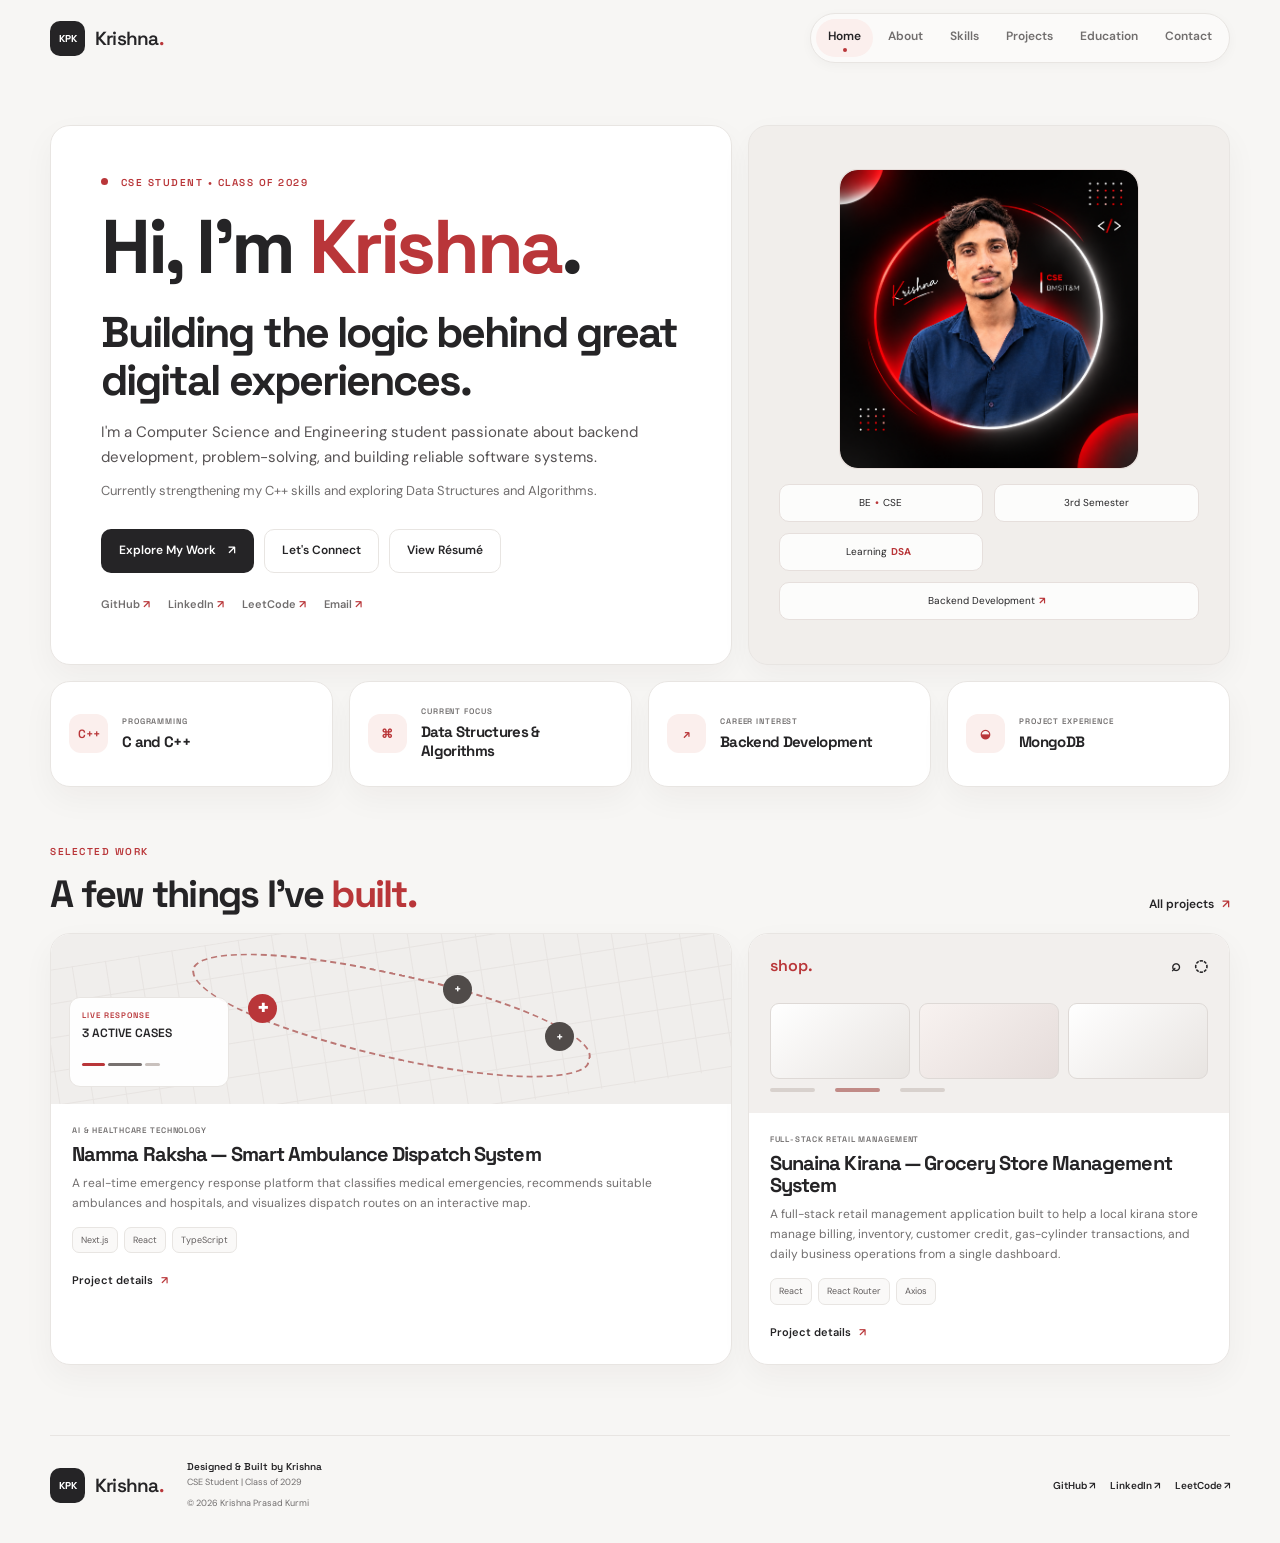
<file: index.html>
<!doctype html>
<html lang="en">
<head>
  <meta charset="UTF-8">
  <meta name="viewport" content="width=device-width, initial-scale=1.0">
  <meta name="description" content="Explore Krishna Prasad Kurmi's portfolio: a CSE student at BMS Institute of Technology &amp; Management learning backend development, C++, and DSA skills.">
  <meta name="theme-color" content="#ffffff">
  <meta name="robots" content="index, follow">
  <link rel="canonical" href="https://krishna-portfolio.krishnaprasadkurmi99.workers.dev/">
  <meta property="og:type" content="website">
  <meta property="og:title" content="Krishna Prasad Kurmi | CSE Student &amp; Aspiring Backend Developer">
  <meta property="og:description" content="Explore Krishna Prasad Kurmi's portfolio: a CSE student at BMS Institute of Technology &amp; Management learning backend development, C++, and DSA skills.">
  <meta property="og:url" content="https://krishna-portfolio.krishnaprasadkurmi99.workers.dev/">
  <meta property="og:site_name" content="Krishna Prasad Kurmi | Personal Portfolio">
  <meta property="og:image" content="https://krishna-portfolio.krishnaprasadkurmi99.workers.dev/profile-photo.png">
  <meta property="og:image:alt" content="Krishna Prasad Kurmi">
  <meta property="og:locale" content="en_IN">
  <meta name="twitter:card" content="summary_large_image">
  <meta name="twitter:title" content="Krishna Prasad Kurmi | CSE Student &amp; Aspiring Backend Developer">
  <meta name="twitter:description" content="Explore Krishna Prasad Kurmi's portfolio: a CSE student at BMS Institute of Technology &amp; Management learning backend development, C++, and DSA skills.">
  <meta name="twitter:image" content="https://krishna-portfolio.krishnaprasadkurmi99.workers.dev/profile-photo.png">
  <meta name="twitter:image:alt" content="Krishna Prasad Kurmi">
  <script type="application/ld+json">
    {
      "@context": "https://schema.org",
      "@type": "Person",
      "name": "Krishna Prasad Kurmi",
      "url": "https://krishna-portfolio.krishnaprasadkurmi99.workers.dev/",
      "image": "https://krishna-portfolio.krishnaprasadkurmi99.workers.dev/profile-photo.png",
      "jobTitle": "Computer Science and Engineering Student",
      "affiliation": {
        "@type": "CollegeOrUniversity",
        "name": "BMS Institute of Technology & Management"
      },
      "knowsAbout": ["Backend development", "C++", "Data Structures and Algorithms", "Software engineering"],
      "sameAs": ["https://github.com/krishnaprasadkurmi99-jpg", "https://www.linkedin.com/in/krishnaprasadkurmi7/", "https://leetcode.com/u/kurmikrishna7/"]
    }
  </script>
  <link rel="preconnect" href="https://fonts.googleapis.com">
  <link rel="preconnect" href="https://fonts.gstatic.com" crossorigin>
  <link href="https://fonts.googleapis.com/css2?family=DM+Sans:wght@400;500;600;700&amp;family=Space+Grotesk:wght@400;500;600;700&amp;display=swap" rel="stylesheet">
  <link rel="stylesheet" href="style.css">
  <title>Krishna Prasad Kurmi | CSE Student &amp; Aspiring Backend Developer</title>
</head>
<body data-page="home">
  <a class="skip-link" href="#main-content">Skip to content</a>
  <header class="site-header">
    <nav class="nav container" aria-label="Main navigation">
      <a class="brand" href="/" aria-label="Krishna home">
        <span class="brand-mark">KPK</span>
        <span class="brand-name">Krishna<span>.</span></span>
      </a>
      <button class="menu-toggle" type="button" aria-expanded="false" aria-controls="primary-navigation" aria-label="Open navigation menu">
        <span></span><span></span><span></span>
      </button>
      <div class="nav-links" id="primary-navigation"><a class="nav-link" href="/" data-page-link="home" aria-current="page">Home</a><a class="nav-link" href="/about" data-page-link="about">About</a><a class="nav-link" href="/skills" data-page-link="skills">Skills</a><a class="nav-link" href="/projects" data-page-link="projects">Projects</a><a class="nav-link" href="/education" data-page-link="education">Education</a><a class="nav-link" href="/contact" data-page-link="contact">Contact</a></div>
    </nav>
  </header>
  <main id="main-content" class="page-content">
    <section class="hero container" id="home" aria-labelledby="home-title">
      <div class="hero-copy">
        <p class="eyebrow"><span class="status-dot"></span> CSE STUDENT <b>•</b> CLASS OF <span data-portfolio="education.expectedGraduation">2029</span></p>
        <h1 id="home-title">Hi, I'm <span class="gradient-text" data-portfolio="person.firstName">Krishna</span>.</h1>
        <h2 class="hero-title">Building the logic behind great digital experiences.</h2>
        <p class="hero-intro">I'm a Computer Science and Engineering student passionate about backend development, problem-solving, and building reliable software systems.</p>
        <p class="hero-support">Currently strengthening my C++ skills and exploring Data Structures and Algorithms.</p>
        <div class="hero-actions">
          <a class="button button-primary" href="/projects">Explore My Work <span>↗</span></a>
          <a class="button button-ghost" href="/contact">Let's Connect</a>
          <a class="button button-ghost" href="/resume">View Résumé</a>
        </div>
        <div class="social-links hero-socials" aria-label="Social links">
          <a href="https://github.com/krishnaprasadkurmi99-jpg" target="_blank" rel="noopener noreferrer">GitHub <span>↗</span></a>
          <a href="https://www.linkedin.com/in/krishnaprasadkurmi7/" target="_blank" rel="noopener noreferrer">LinkedIn <span>↗</span></a>
          <a href="https://leetcode.com/u/kurmikrishna7/" target="_blank" rel="noopener noreferrer">LeetCode <span>↗</span></a>
          <a href="mailto:krishnaprasadkurmi99@gmail.com">Email <span>↗</span></a>
        </div>
      </div>
      <div class="hero-visual profile-visual">
        <div class="profile-frame">
          <img src="profile-photo.png" width="1254" height="1254" alt="Krishna Prasad Kurmi">
        </div>
        <span class="profile-card profile-card--degree">BE <b>•</b> CSE</span>
        <span class="profile-card profile-card--semester">3rd Semester</span>
        <span class="profile-card profile-card--learning">Learning <b>DSA</b></span>
        <span class="profile-card profile-card--backend">Backend Development <b>↗</b></span>
      </div>
      <div class="home-highlights" aria-label="Technology and interest highlights">
        <article class="home-highlight-card home-highlight-card--language">
          <span aria-hidden="true">C++</span>
          <div><p class="info-card-label">PROGRAMMING</p><h3>C and C++</h3></div>
        </article>
        <article class="home-highlight-card home-highlight-card--focus">
          <span aria-hidden="true">⌘</span>
          <div><p class="info-card-label">CURRENT FOCUS</p><h3>Data Structures &amp; Algorithms</h3></div>
        </article>
        <article class="home-highlight-card home-highlight-card--interest">
          <span aria-hidden="true">↗</span>
          <div><p class="info-card-label">CAREER INTEREST</p><h3>Backend Development</h3></div>
        </article>
        <article class="home-highlight-card home-highlight-card--database">
          <span aria-hidden="true">◒</span>
          <div><p class="info-card-label">PROJECT EXPERIENCE</p><h3>MongoDB</h3></div>
        </article>
      </div>
    </section>
    <section class="home-projects container" aria-labelledby="home-projects-title">
      <div class="home-projects-heading">
        <div><p class="eyebrow">SELECTED WORK</p><h2 id="home-projects-title">A few things I've <span class="gradient-text">built.</span></h2></div>
        <a class="text-link" href="/projects">All projects <span aria-hidden="true">↗</span></a>
      </div>
      <div class="home-project-grid" id="home-featured-projects" aria-live="polite"></div>
    </section>
  </main>
  <footer class="site-footer container">
    <a class="brand" href="/" aria-label="Krishna home"><span class="brand-mark">KPK</span><span class="brand-name">Krishna<span>.</span></span></a>
    <div class="footer-copy"><strong>Designed &amp; Built by Krishna</strong><span>CSE Student | Class of 2029</span><small>&copy; <span id="copyright-year"></span> Krishna Prasad Kurmi</small></div>
    <div class="social-links footer-socials" aria-label="Social profiles"><a href="https://github.com/krishnaprasadkurmi99-jpg" target="_blank" rel="noopener noreferrer" aria-label="GitHub profile">GitHub ↗</a><a href="https://www.linkedin.com/in/krishnaprasadkurmi7/" target="_blank" rel="noopener noreferrer" aria-label="LinkedIn profile">LinkedIn ↗</a><a href="https://leetcode.com/u/kurmikrishna7/" target="_blank" rel="noopener noreferrer" aria-label="LeetCode profile">LeetCode ↗</a></div>
  </footer>
  <button class="back-to-top" id="back-to-top" type="button" aria-label="Back to top">↑</button>
  <script src="script.js?v=20261103-portfolio-data"></script>
</body>
</html>
</file>
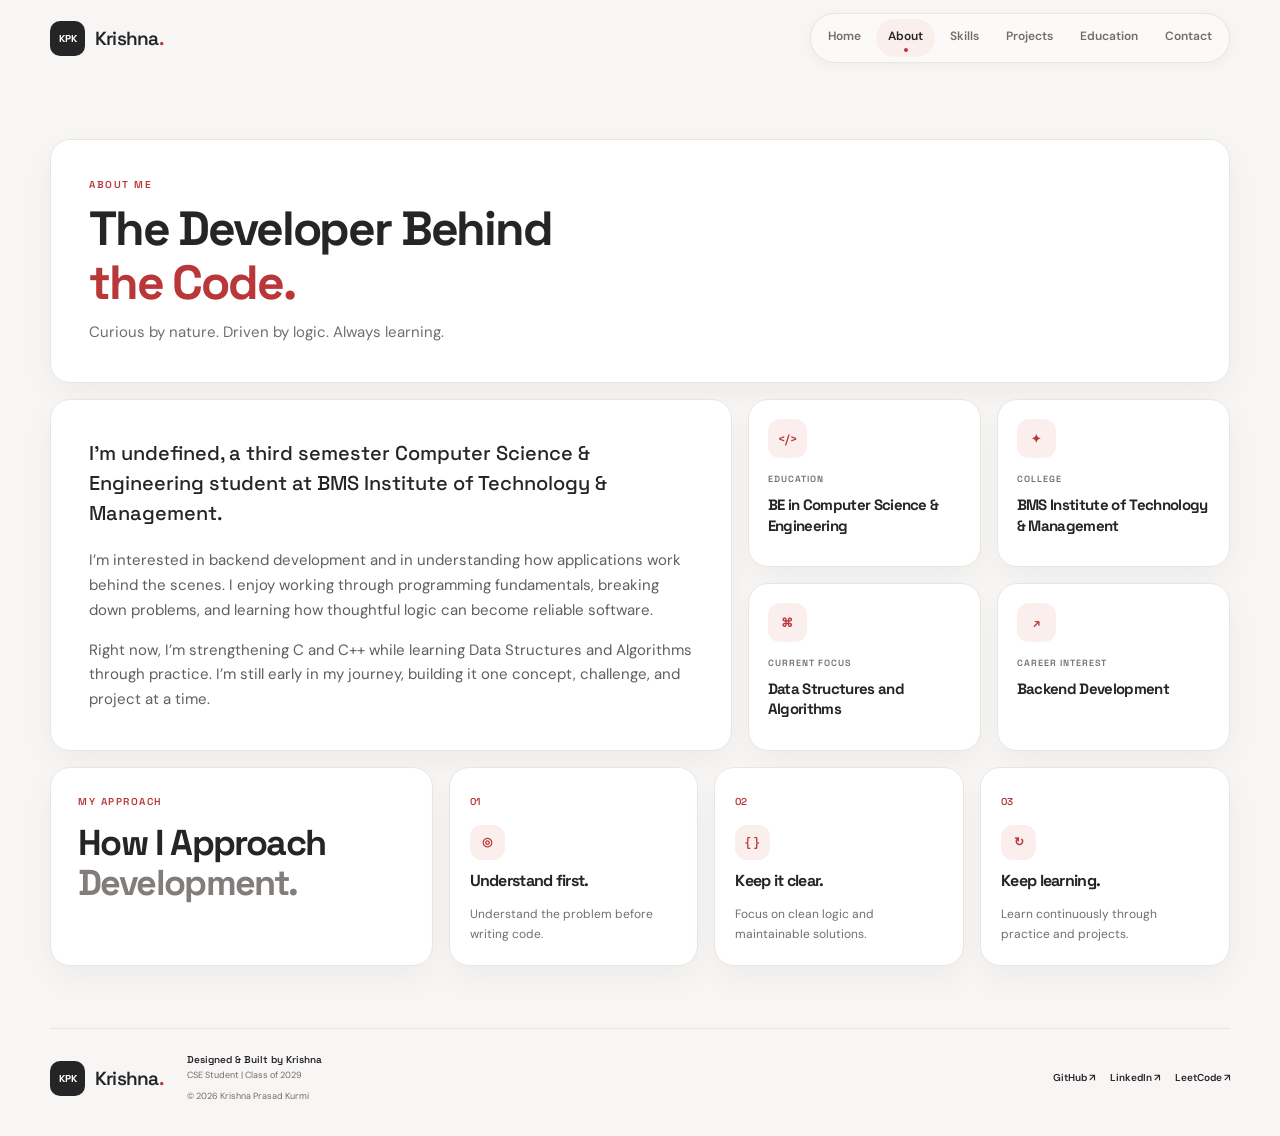
<file: about.html>
<!doctype html>
<html lang="en">
<head>
  <meta charset="UTF-8">
  <meta name="viewport" content="width=device-width, initial-scale=1.0">
  <meta name="description" content="Learn about Krishna Prasad Kurmi's background, interests, and goals as a Computer Science and Engineering student.">
  <meta name="theme-color" content="#ffffff">
  <meta name="robots" content="index, follow">
  <link rel="canonical" href="https://krishna-portfolio.krishnaprasadkurmi99.workers.dev/about">
  <meta property="og:type" content="website">
  <meta property="og:title" content="About Krishna Prasad Kurmi | Developer Background">
  <meta property="og:description" content="Learn about Krishna Prasad Kurmi's background, interests, and goals as a Computer Science and Engineering student.">
  <meta property="og:url" content="https://krishna-portfolio.krishnaprasadkurmi99.workers.dev/about">
  <meta property="og:site_name" content="Krishna Prasad Kurmi | Personal Portfolio">
  <meta property="og:image" content="https://krishna-portfolio.krishnaprasadkurmi99.workers.dev/profile-photo.png">
  <meta property="og:image:alt" content="Krishna Prasad Kurmi">
  <meta property="og:locale" content="en_IN">
  <meta name="twitter:card" content="summary_large_image">
  <meta name="twitter:title" content="About Krishna Prasad Kurmi | Developer Background">
  <meta name="twitter:description" content="Learn about Krishna Prasad Kurmi's background, interests, and goals as a Computer Science and Engineering student.">
  <meta name="twitter:image" content="https://krishna-portfolio.krishnaprasadkurmi99.workers.dev/profile-photo.png">
  <meta name="twitter:image:alt" content="Krishna Prasad Kurmi">
  <script type="application/ld+json">
    {
      "@context": "https://schema.org",
      "@type": "Person",
      "name": "Krishna Prasad Kurmi",
      "url": "https://krishna-portfolio.krishnaprasadkurmi99.workers.dev/about",
      "image": "https://krishna-portfolio.krishnaprasadkurmi99.workers.dev/profile-photo.png",
      "jobTitle": "Computer Science and Engineering Student",
      "affiliation": {
        "@type": "CollegeOrUniversity",
        "name": "BMS Institute of Technology & Management"
      },
      "knowsAbout": ["Backend development", "C++", "Data Structures and Algorithms", "Software engineering"],
      "sameAs": ["https://github.com/krishnaprasadkurmi99-jpg", "https://www.linkedin.com/in/krishnaprasadkurmi7/", "https://leetcode.com/u/kurmikrishna7/"]
    }
  </script>
  <link rel="preconnect" href="https://fonts.googleapis.com">
  <link rel="preconnect" href="https://fonts.gstatic.com" crossorigin>
  <link href="https://fonts.googleapis.com/css2?family=DM+Sans:wght@400;500;600;700&amp;family=Space+Grotesk:wght@400;500;600;700&amp;display=swap" rel="stylesheet">
  <link rel="stylesheet" href="style.css">
  <title>About Krishna Prasad Kurmi | Developer Background</title>
</head>
<body data-page="about">
  <a class="skip-link" href="#main-content">Skip to content</a>
  <header class="site-header">
    <nav class="nav container" aria-label="Main navigation">
      <a class="brand" href="/" aria-label="Krishna home">
        <span class="brand-mark">KPK</span>
        <span class="brand-name">Krishna<span>.</span></span>
      </a>
      <button class="menu-toggle" type="button" aria-expanded="false" aria-controls="primary-navigation" aria-label="Open navigation menu">
        <span></span><span></span><span></span>
      </button>
      <div class="nav-links" id="primary-navigation"><a class="nav-link" href="/" data-page-link="home">Home</a><a class="nav-link" href="/about" data-page-link="about" aria-current="page">About</a><a class="nav-link" href="/skills" data-page-link="skills">Skills</a><a class="nav-link" href="/projects" data-page-link="projects">Projects</a><a class="nav-link" href="/education" data-page-link="education">Education</a><a class="nav-link" href="/contact" data-page-link="contact">Contact</a></div>
    </nav>
  </header>
  <main id="main-content" class="page-content">
    <section class="section about-section" id="about" aria-labelledby="about-title">
      <div class="container">
        <div class="about-intro">
          <p class="eyebrow">ABOUT ME</p>
          <h1 id="about-title">The Developer Behind<br><span class="gradient-text">the Code.</span></h1>
          <p class="about-subtitle">Curious by nature. Driven by logic. Always learning.</p>
        </div>
        <div class="about-layout">
          <div class="about-story">
            <p class="about-story-lead" id="about-story-lead">I’m Krishna, a third-semester Computer Science and Engineering student at BMS Institute of Technology &amp; Management.</p>
            <p data-portfolio="profile.aboutInterest">I’m interested in backend development and in understanding how applications work behind the scenes. I enjoy working through programming fundamentals, breaking down problems, and learning how thoughtful logic can become reliable software.</p>
            <p id="about-focus">Right now, I’m strengthening C and C++ fundamentals while learning Data Structures and Algorithms through practice.</p>
          </div>
          <div class="about-info-grid" aria-label="Personal information">
            <article class="info-card">
              <span class="info-card-icon" aria-hidden="true">&lt;/&gt;</span>
              <p class="info-card-label">EDUCATION</p>
              <h3><span data-portfolio="education.degreeShort">BE</span> in <span data-portfolio="education.branch">Computer Science &amp; Engineering</span></h3>
            </article>
            <article class="info-card">
              <span class="info-card-icon" aria-hidden="true">✦</span>
              <p class="info-card-label">COLLEGE</p>
              <h3 data-portfolio="education.institution">BMS Institute of Technology &amp; Management</h3>
            </article>
            <article class="info-card">
              <span class="info-card-icon" aria-hidden="true">⌘</span>
              <p class="info-card-label">CURRENT FOCUS</p>
              <h3 data-portfolio="education.currentFocus">Data Structures and Algorithms</h3>
            </article>
            <article class="info-card">
              <span class="info-card-icon" aria-hidden="true">↗</span>
              <p class="info-card-label">CAREER INTEREST</p>
              <h3 data-portfolio="education.careerInterest">Backend Development</h3>
            </article>
          </div>
        </div>
        <div class="approach-block">
          <div class="approach-heading">
            <p class="eyebrow">MY APPROACH</p>
            <h2>How I Approach<br><span class="muted-text">Development.</span></h2>
          </div>
          <div class="approach-grid">
            <article class="approach-card"><span class="approach-number">01</span><span class="approach-icon" aria-hidden="true">◎</span><h3>Understand first.</h3><p>Understand the problem before writing code.</p></article>
            <article class="approach-card"><span class="approach-number">02</span><span class="approach-icon" aria-hidden="true">{ }</span><h3>Keep it clear.</h3><p>Focus on clean logic and maintainable solutions.</p></article>
            <article class="approach-card"><span class="approach-number">03</span><span class="approach-icon" aria-hidden="true">↻</span><h3>Keep learning.</h3><p>Learn continuously through practice and projects.</p></article>
          </div>
        </div>
      </div>
    </section>
  </main>
  <footer class="site-footer container">
    <a class="brand" href="/" aria-label="Krishna home"><span class="brand-mark">KPK</span><span class="brand-name">Krishna<span>.</span></span></a>
    <div class="footer-copy"><strong>Designed &amp; Built by Krishna</strong><span>CSE Student | Class of 2029</span><small>&copy; <span id="copyright-year"></span> Krishna Prasad Kurmi</small></div>
    <div class="social-links footer-socials" aria-label="Social profiles"><a href="https://github.com/krishnaprasadkurmi99-jpg" target="_blank" rel="noopener noreferrer" aria-label="GitHub profile">GitHub ↗</a><a href="https://www.linkedin.com/in/krishnaprasadkurmi7/" target="_blank" rel="noopener noreferrer" aria-label="LinkedIn profile">LinkedIn ↗</a><a href="https://leetcode.com/u/kurmikrishna7/" target="_blank" rel="noopener noreferrer" aria-label="LeetCode profile">LeetCode ↗</a></div>
  </footer>
  <button class="back-to-top" id="back-to-top" type="button" aria-label="Back to top">↑</button>
  <script src="script.js?v=20261103-portfolio-data"></script>
</body>
</html>
</file>
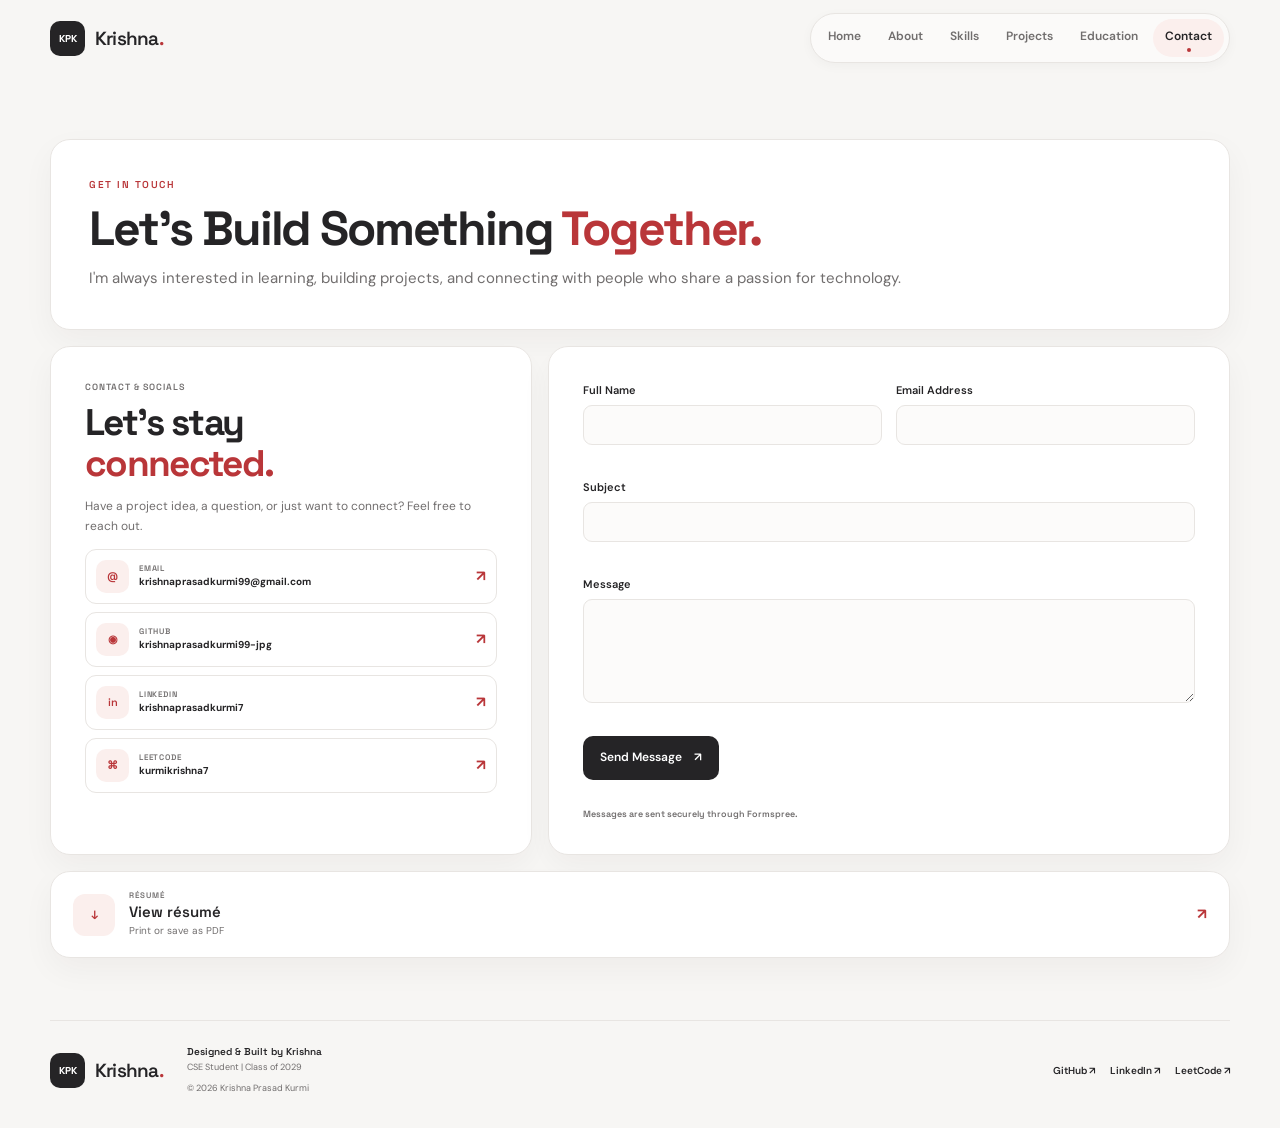
<file: contact.html>
<!doctype html>
<html lang="en">
<head>
  <meta charset="UTF-8">
  <meta name="viewport" content="width=device-width, initial-scale=1.0">
  <meta name="description" content="Contact Krishna Prasad Kurmi by email, social profile, or the portfolio contact form.">
  <meta name="theme-color" content="#ffffff">
  <meta name="robots" content="index, follow">
  <link rel="canonical" href="https://krishna-portfolio.krishnaprasadkurmi99.workers.dev/contact">
  <meta property="og:type" content="website">
  <meta property="og:title" content="Contact Krishna Prasad Kurmi">
  <meta property="og:description" content="Contact Krishna Prasad Kurmi by email, social profile, or the portfolio contact form.">
  <meta property="og:url" content="https://krishna-portfolio.krishnaprasadkurmi99.workers.dev/contact">
  <meta property="og:site_name" content="Krishna Prasad Kurmi | Personal Portfolio">
  <meta property="og:image" content="https://krishna-portfolio.krishnaprasadkurmi99.workers.dev/profile-photo.png">
  <meta property="og:image:alt" content="Krishna Prasad Kurmi">
  <meta property="og:locale" content="en_IN">
  <meta name="twitter:card" content="summary_large_image">
  <meta name="twitter:title" content="Contact Krishna Prasad Kurmi">
  <meta name="twitter:description" content="Contact Krishna Prasad Kurmi by email, social profile, or the portfolio contact form.">
  <meta name="twitter:image" content="https://krishna-portfolio.krishnaprasadkurmi99.workers.dev/profile-photo.png">
  <meta name="twitter:image:alt" content="Krishna Prasad Kurmi">
  <link rel="preconnect" href="https://fonts.googleapis.com">
  <link rel="preconnect" href="https://fonts.gstatic.com" crossorigin>
  <link href="https://fonts.googleapis.com/css2?family=DM+Sans:wght@400;500;600;700&amp;family=Space+Grotesk:wght@400;500;600;700&amp;display=swap" rel="stylesheet">
  <link rel="stylesheet" href="style.css">
  <title>Contact Krishna Prasad Kurmi</title>
</head>
<body data-page="contact">
  <a class="skip-link" href="#main-content">Skip to content</a>
  <header class="site-header">
    <nav class="nav container" aria-label="Main navigation">
      <a class="brand" href="/" aria-label="Krishna home">
        <span class="brand-mark">KPK</span>
        <span class="brand-name">Krishna<span>.</span></span>
      </a>
      <button class="menu-toggle" type="button" aria-expanded="false" aria-controls="primary-navigation" aria-label="Open navigation menu">
        <span></span><span></span><span></span>
      </button>
      <div class="nav-links" id="primary-navigation"><a class="nav-link" href="/" data-page-link="home">Home</a><a class="nav-link" href="/about" data-page-link="about">About</a><a class="nav-link" href="/skills" data-page-link="skills">Skills</a><a class="nav-link" href="/projects" data-page-link="projects">Projects</a><a class="nav-link" href="/education" data-page-link="education">Education</a><a class="nav-link" href="/contact" data-page-link="contact" aria-current="page">Contact</a></div>
    </nav>
  </header>
  <main id="main-content" class="page-content">
    <section class="contact-section" id="contact" aria-labelledby="contact-title">
      <div class="container">
        <div class="contact-heading">
          <p class="eyebrow">GET IN TOUCH</p>
          <h1 id="contact-title">Let's Build Something <span class="gradient-text">Together.</span></h1>
          <p>I'm always interested in learning, building projects, and connecting with people who share a passion for technology.</p>
        </div>
        <div class="contact-grid">
          <div class="contact-details-card">
            <p class="contact-card-kicker">CONTACT &amp; SOCIALS</p>
            <h3>Let’s stay<br><span>connected.</span></h3>
            <p class="contact-card-copy">Have a project idea, a question, or just want to connect? Feel free to reach out.</p>
            <div class="contact-list">
              <a class="contact-item" data-portfolio-href="person.email" href="mailto:krishnaprasadkurmi99@gmail.com"><span class="contact-item-icon" aria-hidden="true">@</span><span><small>EMAIL</small><strong data-portfolio="person.email">krishnaprasadkurmi99@gmail.com</strong></span><b aria-hidden="true">↗</b></a>
              <a class="contact-item" data-portfolio-href="person.github" href="https://github.com/krishnaprasadkurmi99-jpg" target="_blank" rel="noopener noreferrer"><span class="contact-item-icon" aria-hidden="true">◉</span><span><small>GITHUB</small><strong data-portfolio="person.github">krishnaprasadkurmi99-jpg</strong></span><b aria-hidden="true">↗</b></a>
              <a class="contact-item" data-portfolio-href="person.linkedin" href="https://www.linkedin.com/in/krishnaprasadkurmi7/" target="_blank" rel="noopener noreferrer"><span class="contact-item-icon" aria-hidden="true">in</span><span><small>LINKEDIN</small><strong data-portfolio="person.linkedin">krishnaprasadkurmi7</strong></span><b aria-hidden="true">↗</b></a>
              <a class="contact-item" data-portfolio-href="person.leetcode" href="https://leetcode.com/u/kurmikrishna7/" target="_blank" rel="noopener noreferrer"><span class="contact-item-icon" aria-hidden="true">⌘</span><span><small>LEETCODE</small><strong data-portfolio="person.leetcode">kurmikrishna7</strong></span><b aria-hidden="true">↗</b></a>
            </div>
          </div>
          <form class="contact-form-card" id="contact-form" action="https://formspree.io/f/xrppenzj" method="POST" novalidate>
            <div class="form-row">
              <div class="form-field"><label for="contact-name">Full Name</label><input id="contact-name" name="name" type="text" autocomplete="name" required aria-describedby="contact-name-error"><span class="form-error" id="contact-name-error"></span></div>
              <div class="form-field"><label for="contact-email">Email Address</label><input id="contact-email" name="email" type="email" autocomplete="email" required aria-describedby="contact-email-error"><span class="form-error" id="contact-email-error"></span></div>
            </div>
            <div class="form-field"><label for="contact-subject">Subject</label><input id="contact-subject" name="subject" type="text" required aria-describedby="contact-subject-error"><span class="form-error" id="contact-subject-error"></span></div>
            <div class="form-field"><label for="contact-message">Message</label><textarea id="contact-message" name="message" rows="5" required aria-describedby="contact-message-error"></textarea><span class="form-error" id="contact-message-error"></span></div>
            <button class="button button-primary form-submit" type="submit">Send Message <span>↗</span></button>
            <div class="form-status" id="form-status" role="status" aria-live="polite"></div>
            <button class="email-app-button" id="open-email-app" type="button" hidden>Open Email App <span>↗</span></button>
            <p class="form-note">Messages are sent securely through Formspree.</p>
          </form>
        </div>
        <a class="contact-resume-card" href="/resume" aria-label="View and download Krishna's résumé">
          <span class="contact-resume-icon" aria-hidden="true">↓</span>
          <span><small>RÉSUMÉ</small><strong>View résumé</strong><span>Print or save as PDF</span></span>
          <b aria-hidden="true">↗</b>
        </a>
      </div>
    </section>
  </main>
  <footer class="site-footer container">
    <a class="brand" href="/" aria-label="Krishna home"><span class="brand-mark">KPK</span><span class="brand-name">Krishna<span>.</span></span></a>
    <div class="footer-copy"><strong>Designed &amp; Built by Krishna</strong><span>CSE Student | Class of 2029</span><small>&copy; <span id="copyright-year"></span> Krishna Prasad Kurmi</small></div>
    <div class="social-links footer-socials" aria-label="Social profiles"><a href="https://github.com/krishnaprasadkurmi99-jpg" target="_blank" rel="noopener noreferrer" aria-label="GitHub profile">GitHub ↗</a><a href="https://www.linkedin.com/in/krishnaprasadkurmi7/" target="_blank" rel="noopener noreferrer" aria-label="LinkedIn profile">LinkedIn ↗</a><a href="https://leetcode.com/u/kurmikrishna7/" target="_blank" rel="noopener noreferrer" aria-label="LeetCode profile">LeetCode ↗</a></div>
  </footer>
  <button class="back-to-top" id="back-to-top" type="button" aria-label="Back to top">↑</button>
  <script src="script.js?v=20261103-portfolio-data"></script>
</body>
</html>
</file>
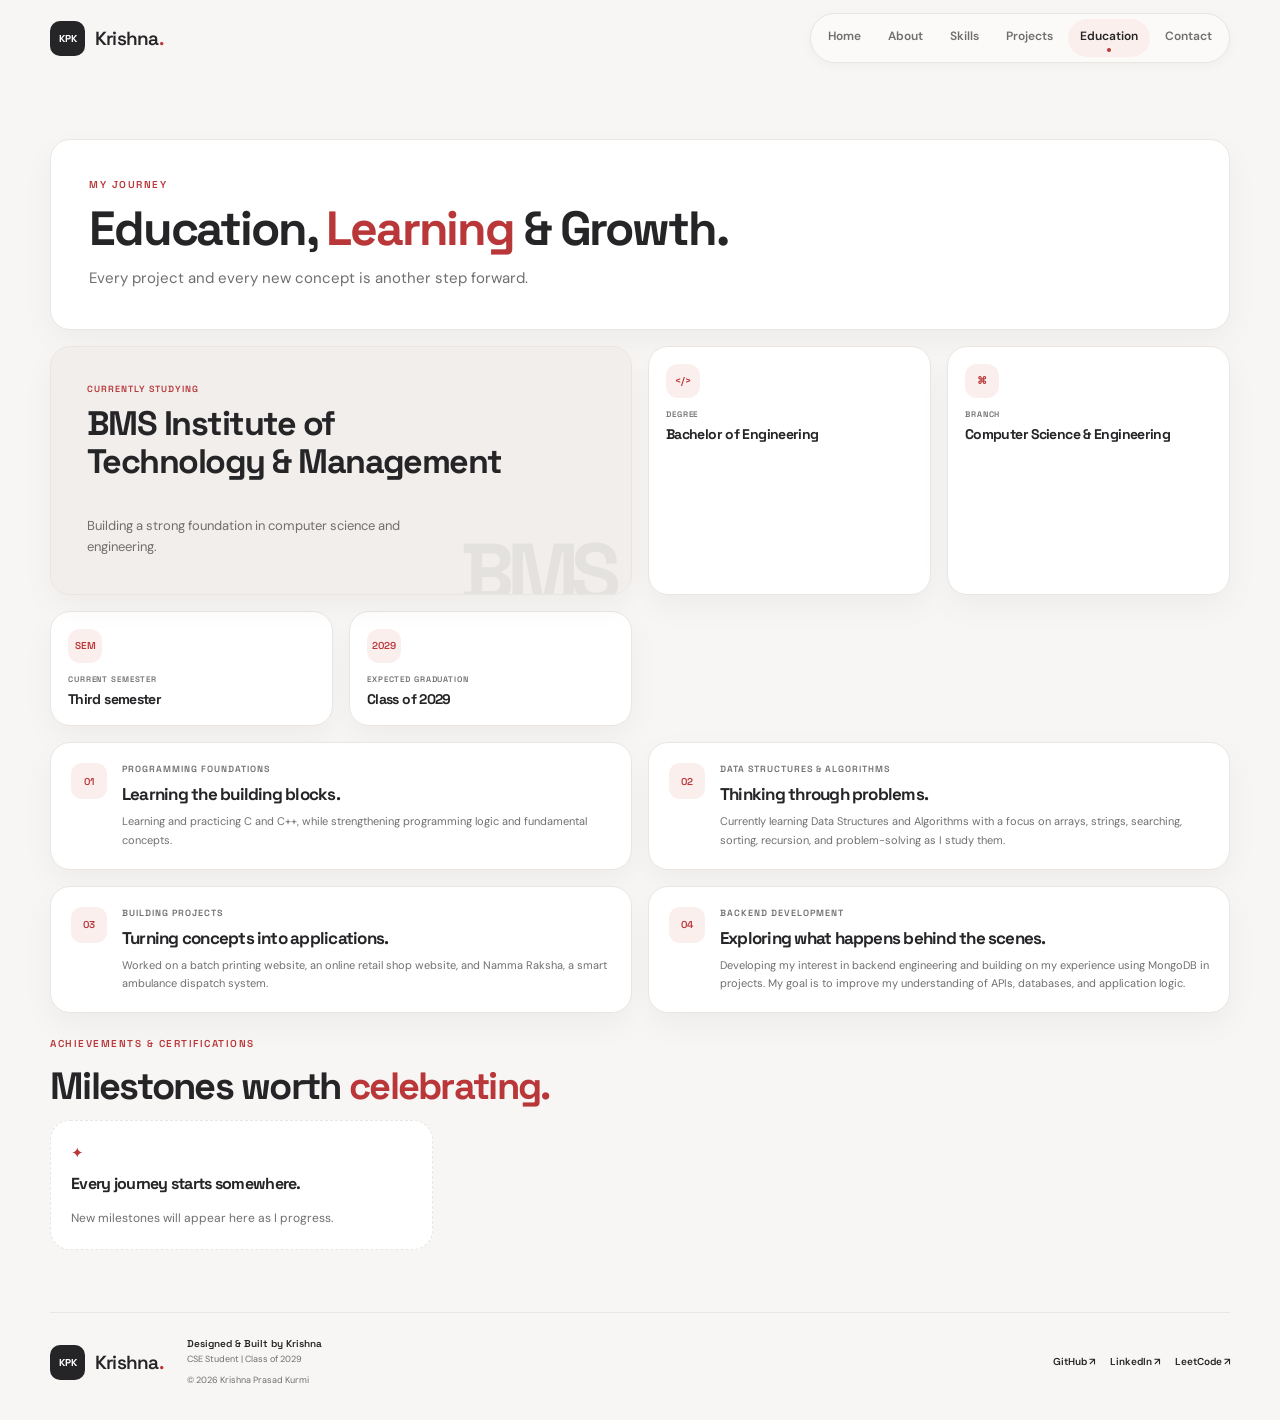
<file: education.html>
<!doctype html>
<html lang="en">
<head>
  <meta charset="UTF-8">
  <meta name="viewport" content="width=device-width, initial-scale=1.0">
  <meta name="description" content="View Krishna Prasad Kurmi's Computer Science and Engineering education, academic details, and learning journey.">
  <meta name="theme-color" content="#ffffff">
  <meta name="robots" content="index, follow">
  <link rel="canonical" href="https://krishna-portfolio.krishnaprasadkurmi99.workers.dev/education">
  <meta property="og:type" content="website">
  <meta property="og:title" content="Education &amp; Learning Journey | Krishna Prasad Kurmi">
  <meta property="og:description" content="View Krishna Prasad Kurmi's Computer Science and Engineering education, academic details, and learning journey.">
  <meta property="og:url" content="https://krishna-portfolio.krishnaprasadkurmi99.workers.dev/education">
  <meta property="og:site_name" content="Krishna Prasad Kurmi | Personal Portfolio">
  <meta property="og:image" content="https://krishna-portfolio.krishnaprasadkurmi99.workers.dev/profile-photo.png">
  <meta property="og:image:alt" content="Krishna Prasad Kurmi">
  <meta property="og:locale" content="en_IN">
  <meta name="twitter:card" content="summary_large_image">
  <meta name="twitter:title" content="Education &amp; Learning Journey | Krishna Prasad Kurmi">
  <meta name="twitter:description" content="View Krishna Prasad Kurmi's Computer Science and Engineering education, academic details, and learning journey.">
  <meta name="twitter:image" content="https://krishna-portfolio.krishnaprasadkurmi99.workers.dev/profile-photo.png">
  <meta name="twitter:image:alt" content="Krishna Prasad Kurmi">
  <script type="application/ld+json">
    {
      "@context": "https://schema.org",
      "@type": "Person",
      "name": "Krishna Prasad Kurmi",
      "url": "https://krishna-portfolio.krishnaprasadkurmi99.workers.dev/education",
      "image": "https://krishna-portfolio.krishnaprasadkurmi99.workers.dev/profile-photo.png",
      "jobTitle": "Computer Science and Engineering Student",
      "affiliation": {
        "@type": "CollegeOrUniversity",
        "name": "BMS Institute of Technology & Management"
      },
      "knowsAbout": ["Backend development", "C++", "Data Structures and Algorithms", "Software engineering"],
      "sameAs": ["https://github.com/krishnaprasadkurmi99-jpg", "https://www.linkedin.com/in/krishnaprasadkurmi7/", "https://leetcode.com/u/kurmikrishna7/"]
    }
  </script>
  <link rel="preconnect" href="https://fonts.googleapis.com">
  <link rel="preconnect" href="https://fonts.gstatic.com" crossorigin>
  <link href="https://fonts.googleapis.com/css2?family=DM+Sans:wght@400;500;600;700&amp;family=Space+Grotesk:wght@400;500;600;700&amp;display=swap" rel="stylesheet">
  <link rel="stylesheet" href="style.css">
  <title>Education &amp; Learning Journey | Krishna Prasad Kurmi</title>
</head>
<body data-page="education">
  <a class="skip-link" href="#main-content">Skip to content</a>
  <header class="site-header">
    <nav class="nav container" aria-label="Main navigation">
      <a class="brand" href="/" aria-label="Krishna home">
        <span class="brand-mark">KPK</span>
        <span class="brand-name">Krishna<span>.</span></span>
      </a>
      <button class="menu-toggle" type="button" aria-expanded="false" aria-controls="primary-navigation" aria-label="Open navigation menu">
        <span></span><span></span><span></span>
      </button>
      <div class="nav-links" id="primary-navigation"><a class="nav-link" href="/" data-page-link="home">Home</a><a class="nav-link" href="/about" data-page-link="about">About</a><a class="nav-link" href="/skills" data-page-link="skills">Skills</a><a class="nav-link" href="/projects" data-page-link="projects">Projects</a><a class="nav-link" href="/education" data-page-link="education" aria-current="page">Education</a><a class="nav-link" href="/contact" data-page-link="contact">Contact</a></div>
    </nav>
  </header>
  <main id="main-content" class="page-content">
    <section class="section journey-section" id="journey" aria-labelledby="journey-title">
      <div class="container">
        <div class="journey-intro">
          <p class="eyebrow">MY JOURNEY</p>
          <h1 id="journey-title">Education, <span class="gradient-text">Learning</span> &amp; Growth.</h1>
          <p>Every project and every new concept is another step forward.</p>
        </div>
        <div class="education-bento" aria-label="Education details">
          <article class="education-college-card">
            <p class="journey-kicker">CURRENTLY STUDYING</p>
            <h3 data-portfolio="education.institution">BMS Institute of Technology &amp; Management</h3>
            <p>Building a strong foundation in computer science and engineering.</p>
            <span class="education-card-mark" aria-hidden="true">BMS</span>
          </article>
          <article class="education-fact-card">
            <span class="education-fact-icon" aria-hidden="true">&lt;/&gt;</span>
            <p class="journey-kicker">DEGREE</p><h3 data-portfolio="education.degree">Bachelor of Engineering</h3>
          </article>
          <article class="education-fact-card">
            <span class="education-fact-icon" aria-hidden="true">⌘</span>
            <p class="journey-kicker">BRANCH</p><h3 data-portfolio="education.branch">Computer Science &amp; Engineering</h3>
          </article>
          <article class="education-fact-card">
            <span class="education-fact-icon" aria-hidden="true">SEM</span>
            <p class="journey-kicker">CURRENT SEMESTER</p><h3 data-portfolio="education.semester">Third semester</h3>
          </article>
          <article class="education-fact-card">
            <span class="education-fact-icon" aria-hidden="true" data-portfolio="education.expectedGraduation">2029</span>
            <p class="journey-kicker">EXPECTED GRADUATION</p><h3>Class of <span data-portfolio="education.expectedGraduation">2029</span></h3>
          </article>
        </div>
        <div class="growth-timeline" aria-label="Learning journey milestones">
          <article class="growth-milestone">
            <div class="growth-marker"><span>01</span></div>
              <div class="growth-content"><p class="journey-kicker">PROGRAMMING FOUNDATIONS</p><h3>Learning the building blocks.</h3><p>Learning and practicing <span data-portfolio="education.programmingFocus">C and C++</span>, while strengthening programming logic and fundamental concepts.</p></div>
          </article>
          <article class="growth-milestone">
            <div class="growth-marker"><span>02</span></div>
              <div class="growth-content"><p class="journey-kicker">DATA STRUCTURES &amp; ALGORITHMS</p><h3>Thinking through problems.</h3><p>Currently learning <span data-portfolio="education.currentFocus">Data Structures and Algorithms</span> with a focus on arrays, strings, searching, sorting, recursion, and problem-solving as I study them.</p></div>
          </article>
          <article class="growth-milestone">
            <div class="growth-marker"><span>03</span></div>
            <div class="growth-content"><p class="journey-kicker">BUILDING PROJECTS</p><h3>Turning concepts into applications.</h3><p>Worked on a batch printing website, an online retail shop website, and Namma Raksha, a smart ambulance dispatch system.</p></div>
          </article>
          <article class="growth-milestone">
            <div class="growth-marker"><span>04</span></div>
            <div class="growth-content"><p class="journey-kicker">BACKEND DEVELOPMENT</p><h3>Exploring what happens behind the scenes.</h3><p>Developing my interest in backend engineering and building on my experience using MongoDB in projects. My goal is to improve my understanding of APIs, databases, and application logic.</p></div>
          </article>
        </div>
        <div class="achievements-block">
          <div class="achievements-heading"><p class="eyebrow">ACHIEVEMENTS &amp; CERTIFICATIONS</p><h2>Milestones worth <span class="gradient-text">celebrating.</span></h2></div>
          <div class="achievement-grid" id="achievement-grid" aria-live="polite"></div>
        </div>
      </div>
    </section>
  </main>
  <footer class="site-footer container">
    <a class="brand" href="/" aria-label="Krishna home"><span class="brand-mark">KPK</span><span class="brand-name">Krishna<span>.</span></span></a>
    <div class="footer-copy"><strong>Designed &amp; Built by Krishna</strong><span>CSE Student | Class of 2029</span><small>&copy; <span id="copyright-year"></span> Krishna Prasad Kurmi</small></div>
    <div class="social-links footer-socials" aria-label="Social profiles"><a href="https://github.com/krishnaprasadkurmi99-jpg" target="_blank" rel="noopener noreferrer" aria-label="GitHub profile">GitHub ↗</a><a href="https://www.linkedin.com/in/krishnaprasadkurmi7/" target="_blank" rel="noopener noreferrer" aria-label="LinkedIn profile">LinkedIn ↗</a><a href="https://leetcode.com/u/kurmikrishna7/" target="_blank" rel="noopener noreferrer" aria-label="LeetCode profile">LeetCode ↗</a></div>
  </footer>
  <button class="back-to-top" id="back-to-top" type="button" aria-label="Back to top">↑</button>
  <script src="script.js?v=20261103-portfolio-data"></script>
</body>
</html>
</file>
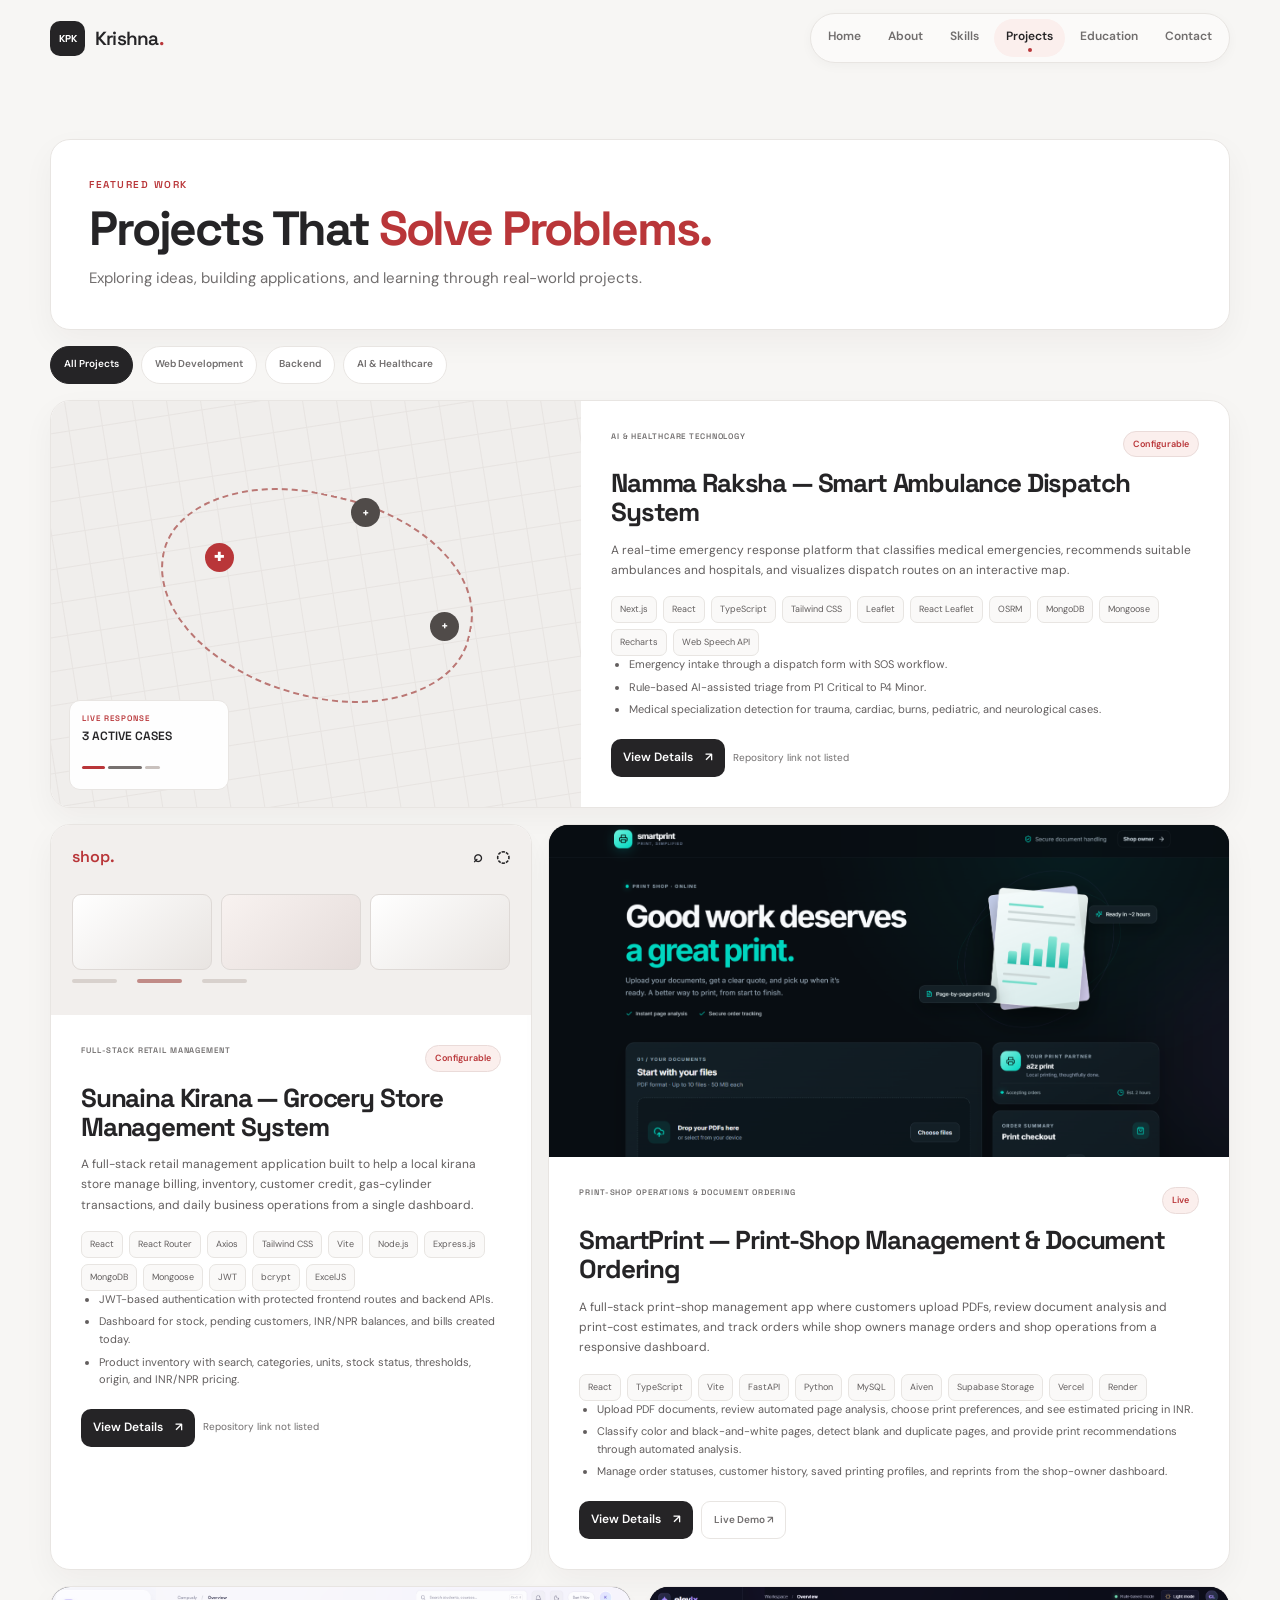
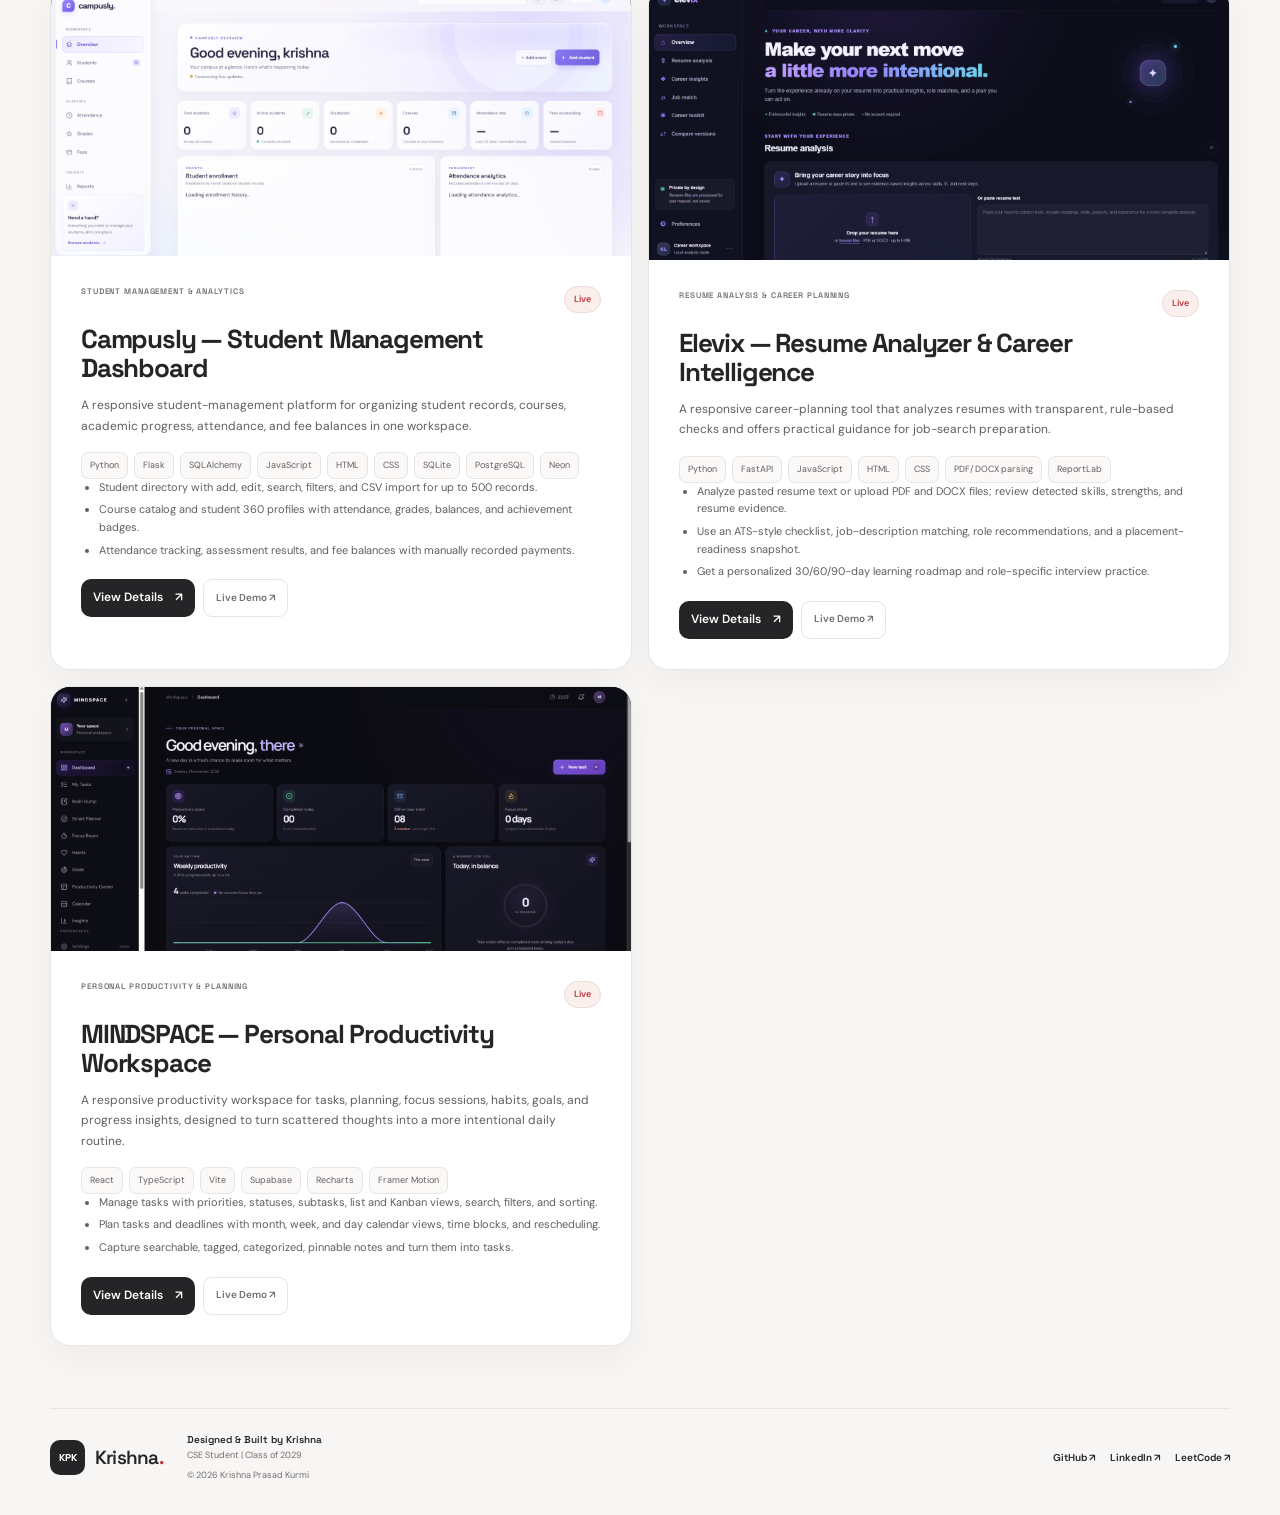
<file: projects.html>
<!doctype html>
<html lang="en">
<head>
  <meta charset="UTF-8">
  <meta name="viewport" content="width=device-width, initial-scale=1.0">
  <meta name="description" content="Explore Krishna Prasad Kurmi's featured software projects, technologies, features, and contributions.">
  <meta name="theme-color" content="#ffffff">
  <meta name="robots" content="index, follow">
  <link rel="canonical" href="https://krishna-portfolio.krishnaprasadkurmi99.workers.dev/projects">
  <meta property="og:type" content="website">
  <meta property="og:title" content="Projects | Krishna Prasad Kurmi">
  <meta property="og:description" content="Explore Krishna Prasad Kurmi's featured software projects, technologies, features, and contributions.">
  <meta property="og:url" content="https://krishna-portfolio.krishnaprasadkurmi99.workers.dev/projects">
  <meta property="og:site_name" content="Krishna Prasad Kurmi | Personal Portfolio">
  <meta property="og:image" content="https://krishna-portfolio.krishnaprasadkurmi99.workers.dev/profile-photo.png">
  <meta property="og:image:alt" content="Krishna Prasad Kurmi">
  <meta property="og:locale" content="en_IN">
  <meta name="twitter:card" content="summary_large_image">
  <meta name="twitter:title" content="Projects | Krishna Prasad Kurmi">
  <meta name="twitter:description" content="Explore Krishna Prasad Kurmi's featured software projects, technologies, features, and contributions.">
  <meta name="twitter:image" content="https://krishna-portfolio.krishnaprasadkurmi99.workers.dev/profile-photo.png">
  <meta name="twitter:image:alt" content="Krishna Prasad Kurmi">
  <link rel="preconnect" href="https://fonts.googleapis.com">
  <link rel="preconnect" href="https://fonts.gstatic.com" crossorigin>
  <link href="https://fonts.googleapis.com/css2?family=DM+Sans:wght@400;500;600;700&amp;family=Space+Grotesk:wght@400;500;600;700&amp;display=swap" rel="stylesheet">
  <link rel="stylesheet" href="style.css">
  <title>Projects | Krishna Prasad Kurmi</title>
</head>
<body data-page="projects">
  <a class="skip-link" href="#main-content">Skip to content</a>
  <header class="site-header">
    <nav class="nav container" aria-label="Main navigation">
      <a class="brand" href="/" aria-label="Krishna home">
        <span class="brand-mark">KPK</span>
        <span class="brand-name">Krishna<span>.</span></span>
      </a>
      <button class="menu-toggle" type="button" aria-expanded="false" aria-controls="primary-navigation" aria-label="Open navigation menu">
        <span></span><span></span><span></span>
      </button>
      <div class="nav-links" id="primary-navigation"><a class="nav-link" href="/" data-page-link="home">Home</a><a class="nav-link" href="/about" data-page-link="about">About</a><a class="nav-link" href="/skills" data-page-link="skills">Skills</a><a class="nav-link" href="/projects" data-page-link="projects" aria-current="page">Projects</a><a class="nav-link" href="/education" data-page-link="education">Education</a><a class="nav-link" href="/contact" data-page-link="contact">Contact</a></div>
    </nav>
  </header>
  <main id="main-content" class="page-content">
    <section class="section projects-section" id="projects" aria-labelledby="projects-title">
      <div class="container">
        <div class="projects-intro">
          <p class="eyebrow">FEATURED WORK</p>
          <h1 id="projects-title">Projects That <span class="gradient-text">Solve Problems.</span></h1>
          <p>Exploring ideas, building applications, and learning through real-world projects.</p>
        </div>
        <div class="project-filters" role="group" aria-label="Filter projects by category">
          <button class="project-filter active" type="button" data-project-filter="all" aria-pressed="true">All Projects</button>
          <button class="project-filter" type="button" data-project-filter="web" aria-pressed="false">Web Development</button>
          <button class="project-filter" type="button" data-project-filter="backend" aria-pressed="false">Backend</button>
          <button class="project-filter" type="button" data-project-filter="healthcare" aria-pressed="false">AI &amp; Healthcare</button>
        </div>
        <div class="project-showcase" id="project-showcase" aria-live="polite"></div>
      </div>
    </section>
<div class="project-modal" id="project-modal" role="dialog" aria-modal="true" aria-labelledby="modal-project-title" hidden>
      <div class="project-modal-backdrop" data-modal-close></div>
      <div class="project-modal-content" role="document">
        <button class="modal-close" type="button" aria-label="Close project details" data-modal-close>&times;</button>
        <p class="eyebrow" id="modal-project-category"></p>
        <h2 id="modal-project-title"></h2>
        <p class="modal-project-description" id="modal-project-description"></p>
        <div class="project-modal-screenshots" id="modal-project-screenshots" hidden></div>
        <div class="modal-columns">
          <div><p class="modal-label">TECHNOLOGIES</p><div class="modal-tags" id="modal-project-tech"></div></div>
          <div><p class="modal-label">KEY FEATURES</p><ul id="modal-project-features"></ul></div>
        </div>
        <div class="modal-project-context">
          <p class="modal-label">PROBLEM SOLVED</p>
          <p id="modal-project-problem"></p>
          <p class="modal-label">MY CONTRIBUTION</p>
          <ul id="modal-project-contribution"></ul>
          <p class="modal-label" id="modal-project-context-label">PROJECT CONTEXT</p>
          <p id="modal-project-context-text"></p>
        </div>
        <div class="modal-footer"><span class="status-badge" id="modal-project-status"></span><div class="modal-links" id="modal-project-links"></div></div>
      </div>
    </div>
  </main>
  <footer class="site-footer container">
    <a class="brand" href="/" aria-label="Krishna home"><span class="brand-mark">KPK</span><span class="brand-name">Krishna<span>.</span></span></a>
    <div class="footer-copy"><strong>Designed &amp; Built by Krishna</strong><span>CSE Student | Class of 2029</span><small>&copy; <span id="copyright-year"></span> Krishna Prasad Kurmi</small></div>
    <div class="social-links footer-socials" aria-label="Social profiles"><a href="https://github.com/krishnaprasadkurmi99-jpg" target="_blank" rel="noopener noreferrer" aria-label="GitHub profile">GitHub ↗</a><a href="https://www.linkedin.com/in/krishnaprasadkurmi7/" target="_blank" rel="noopener noreferrer" aria-label="LinkedIn profile">LinkedIn ↗</a><a href="https://leetcode.com/u/kurmikrishna7/" target="_blank" rel="noopener noreferrer" aria-label="LeetCode profile">LeetCode ↗</a></div>
  </footer>
  <button class="back-to-top" id="back-to-top" type="button" aria-label="Back to top">↑</button>
  <script src="script.js?v=20261103-portfolio-data"></script>
</body>
</html>
</file>
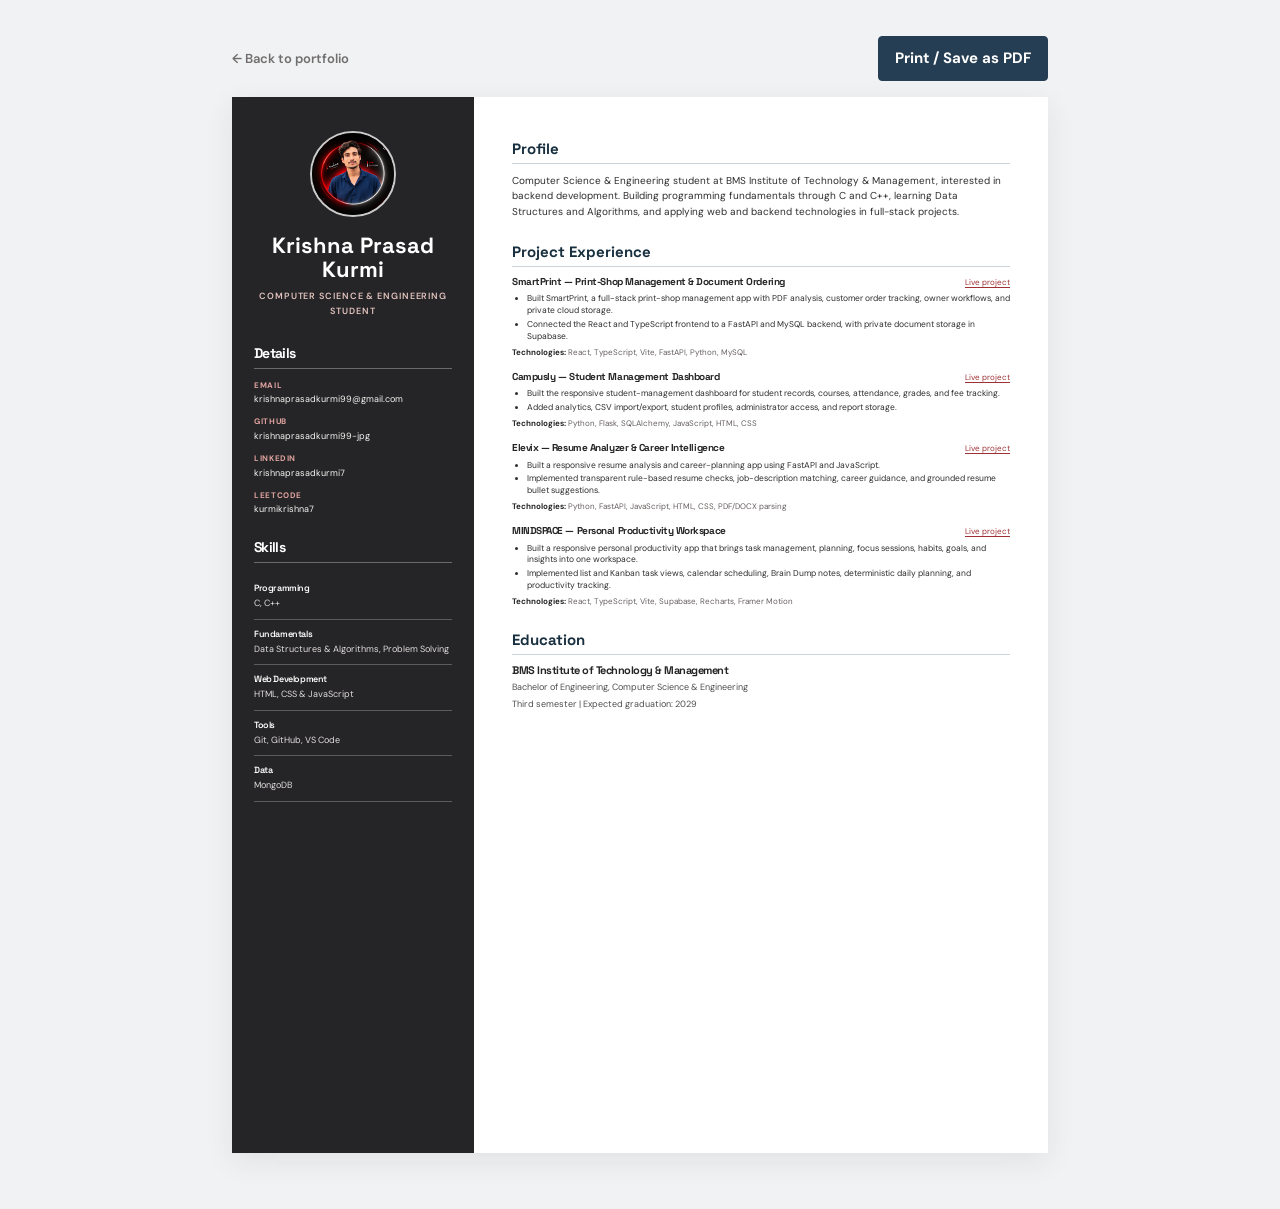
<file: resume.html>
<!doctype html>
<html lang="en">
<head>
  <meta charset="UTF-8">
  <meta name="viewport" content="width=device-width, initial-scale=1.0">
  <meta name="description" content="Resume of Krishna Prasad Kurmi, Computer Science and Engineering student and aspiring backend developer.">
  <meta name="robots" content="index, follow">
  <link rel="canonical" href="https://krishna-portfolio.krishnaprasadkurmi99.workers.dev/resume">
  <link rel="preconnect" href="https://fonts.googleapis.com">
  <link rel="preconnect" href="https://fonts.gstatic.com" crossorigin>
  <link href="https://fonts.googleapis.com/css2?family=DM+Sans:wght@400;500;600;700&amp;family=Space+Grotesk:wght@400;500;600;700&amp;display=swap" rel="stylesheet">
  <link rel="stylesheet" href="style.css">
  <title>Resume | Krishna Prasad Kurmi</title>
</head>
<body class="resume-page">
  <div class="resume-toolbar" aria-label="Resume actions">
    <a href="/">← Back to portfolio</a>
    <button id="print-resume" type="button">Print / Save as PDF</button>
  </div>
  <main class="resume-document" id="main-content">
    <aside class="resume-sidebar" aria-label="Contact information and skills">
      <img class="resume-portrait" src="profile-photo.png" alt="Krishna Prasad Kurmi">
      <h1 data-portfolio="person.name">Krishna Prasad Kurmi</h1>
      <p class="resume-sidebar-role" data-portfolio="person.role">Computer Science &amp; Engineering Student</p>
      <section class="resume-sidebar-section" aria-labelledby="resume-details-title">
        <h2 id="resume-details-title">Details</h2>
        <a data-portfolio-href="person.email" href="mailto:krishnaprasadkurmi99@gmail.com"><small>Email</small><span data-portfolio="person.email">krishnaprasadkurmi99@gmail.com</span></a>
        <a data-portfolio-href="person.github" href="https://github.com/krishnaprasadkurmi99-jpg"><small>GitHub</small><span data-portfolio="person.github">krishnaprasadkurmi99-jpg</span></a>
        <a data-portfolio-href="person.linkedin" href="https://www.linkedin.com/in/krishnaprasadkurmi7/"><small>LinkedIn</small><span data-portfolio="person.linkedin">krishnaprasadkurmi7</span></a>
        <a data-portfolio-href="person.leetcode" href="https://leetcode.com/u/kurmikrishna7/"><small>LeetCode</small><span data-portfolio="person.leetcode">kurmikrishna7</span></a>
      </section>
      <section class="resume-sidebar-section" aria-labelledby="resume-skills-title">
        <h2 id="resume-skills-title">Skills</h2>
        <div id="resume-skills"></div>
      </section>
    </aside>
    <div class="resume-main">
      <section class="resume-section" aria-labelledby="resume-summary-title">
        <h2 id="resume-summary-title">Profile</h2>
        <p id="resume-summary">Computer Science and Engineering student at BMS Institute of Technology &amp; Management, interested in backend development and reliable software systems.</p>
      </section>
      <section class="resume-section" aria-labelledby="resume-projects-title">
        <h2 id="resume-projects-title">Project Experience</h2>
        <div class="resume-project-list" id="resume-projects"></div>
      </section>
      <section class="resume-section" aria-labelledby="resume-education-title">
        <h2 id="resume-education-title">Education</h2>
        <div class="resume-education">
          <h3 data-portfolio="education.institution">BMS Institute of Technology &amp; Management</h3>
          <p><span data-portfolio="education.degree">Bachelor of Engineering</span>, <span data-portfolio="education.branch">Computer Science &amp; Engineering</span></p>
          <p><span data-portfolio="education.semester">Third semester</span> | Expected graduation: <span data-portfolio="education.expectedGraduation">2029</span></p>
        </div>
      </section>
    </div>
  </main>
  <script src="script.js?v=20261103-portfolio-data"></script>
</body>
</html>
</file>
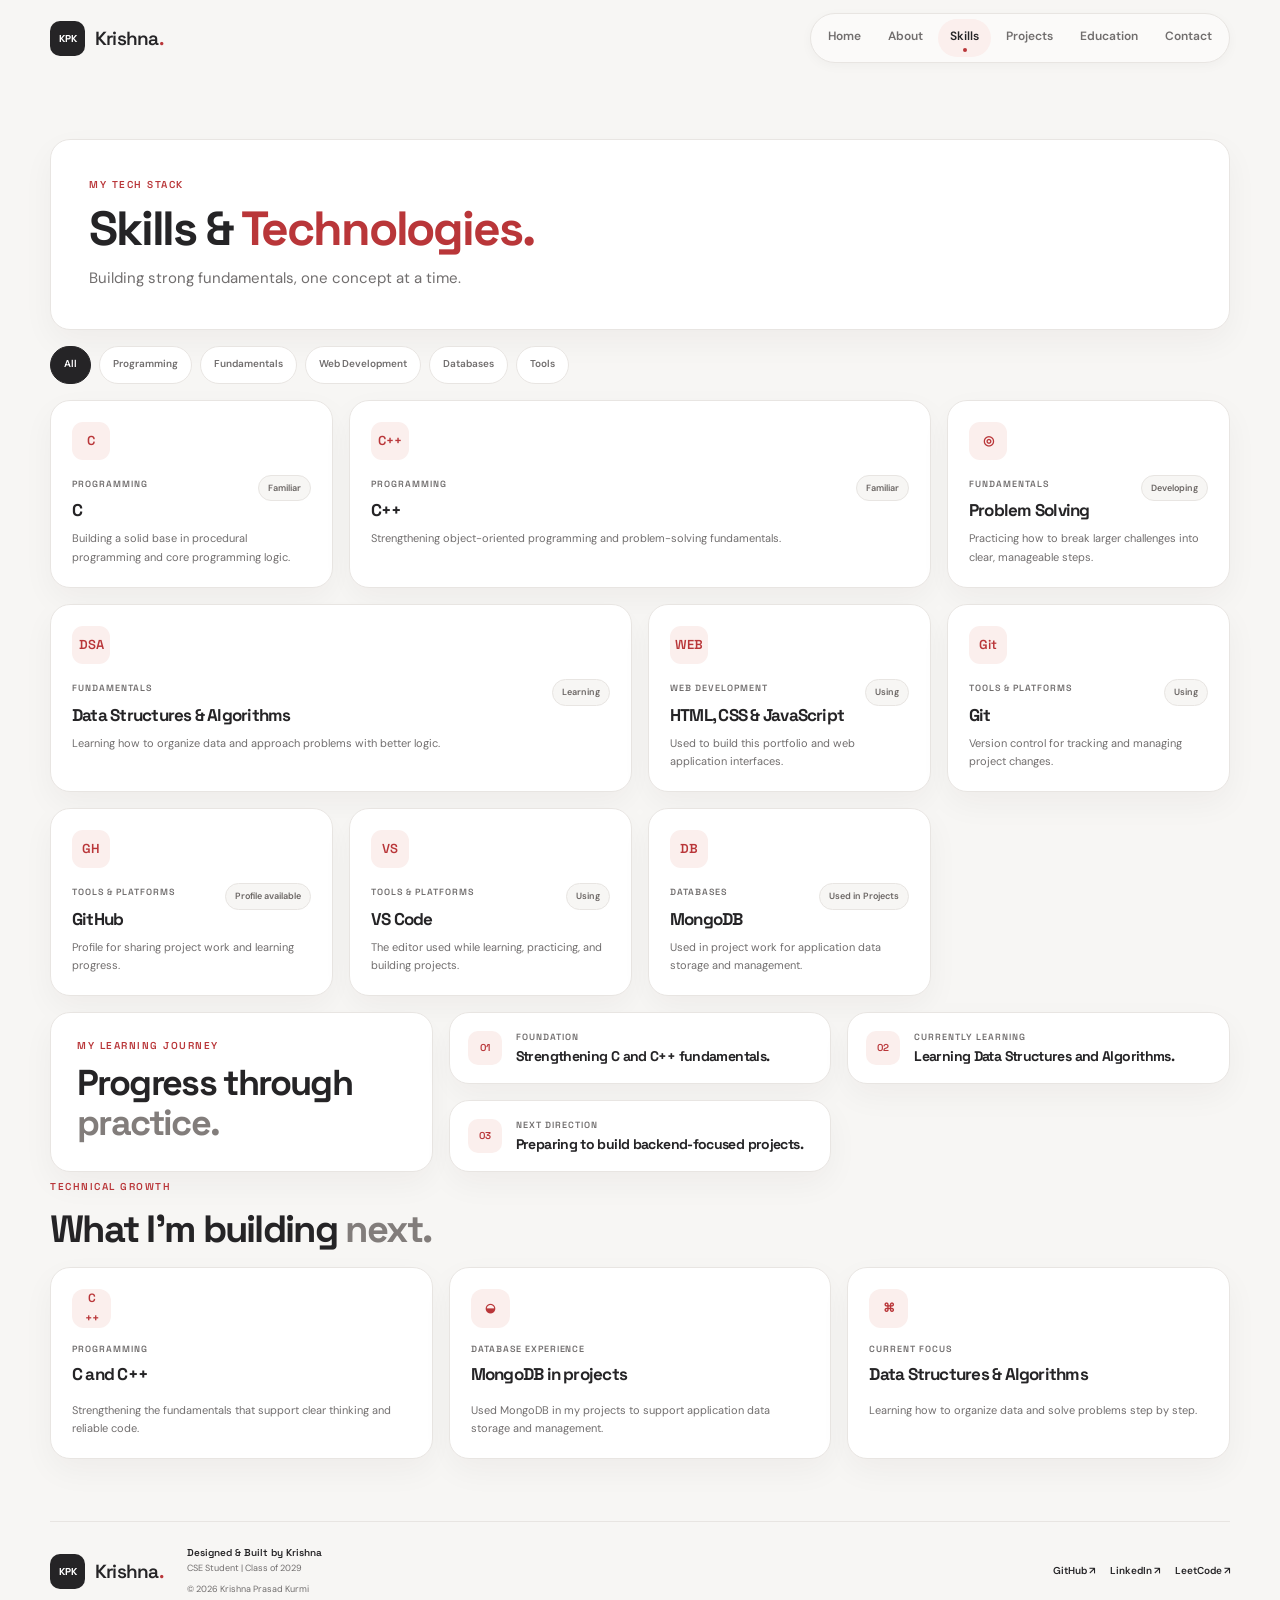
<file: skills.html>
<!doctype html>
<html lang="en">
<head>
  <meta charset="UTF-8">
  <meta name="viewport" content="width=device-width, initial-scale=1.0">
  <meta name="description" content="Explore Krishna Prasad Kurmi's programming, web development, database, and developer tool skills.">
  <meta name="theme-color" content="#ffffff">
  <meta name="robots" content="index, follow">
  <link rel="canonical" href="https://krishna-portfolio.krishnaprasadkurmi99.workers.dev/skills">
  <meta property="og:type" content="website">
  <meta property="og:title" content="Technical Skills | Krishna Prasad Kurmi">
  <meta property="og:description" content="Explore Krishna Prasad Kurmi's programming, web development, database, and developer tool skills.">
  <meta property="og:url" content="https://krishna-portfolio.krishnaprasadkurmi99.workers.dev/skills">
  <meta property="og:site_name" content="Krishna Prasad Kurmi | Personal Portfolio">
  <meta property="og:image" content="https://krishna-portfolio.krishnaprasadkurmi99.workers.dev/profile-photo.png">
  <meta property="og:image:alt" content="Krishna Prasad Kurmi">
  <meta property="og:locale" content="en_IN">
  <meta name="twitter:card" content="summary_large_image">
  <meta name="twitter:title" content="Technical Skills | Krishna Prasad Kurmi">
  <meta name="twitter:description" content="Explore Krishna Prasad Kurmi's programming, web development, database, and developer tool skills.">
  <meta name="twitter:image" content="https://krishna-portfolio.krishnaprasadkurmi99.workers.dev/profile-photo.png">
  <meta name="twitter:image:alt" content="Krishna Prasad Kurmi">
  <link rel="preconnect" href="https://fonts.googleapis.com">
  <link rel="preconnect" href="https://fonts.gstatic.com" crossorigin>
  <link href="https://fonts.googleapis.com/css2?family=DM+Sans:wght@400;500;600;700&amp;family=Space+Grotesk:wght@400;500;600;700&amp;display=swap" rel="stylesheet">
  <link rel="stylesheet" href="style.css">
  <title>Technical Skills | Krishna Prasad Kurmi</title>
</head>
<body data-page="skills">
  <a class="skip-link" href="#main-content">Skip to content</a>
  <header class="site-header">
    <nav class="nav container" aria-label="Main navigation">
      <a class="brand" href="/" aria-label="Krishna home">
        <span class="brand-mark">KPK</span>
        <span class="brand-name">Krishna<span>.</span></span>
      </a>
      <button class="menu-toggle" type="button" aria-expanded="false" aria-controls="primary-navigation" aria-label="Open navigation menu">
        <span></span><span></span><span></span>
      </button>
      <div class="nav-links" id="primary-navigation"><a class="nav-link" href="/" data-page-link="home">Home</a><a class="nav-link" href="/about" data-page-link="about">About</a><a class="nav-link" href="/skills" data-page-link="skills" aria-current="page">Skills</a><a class="nav-link" href="/projects" data-page-link="projects">Projects</a><a class="nav-link" href="/education" data-page-link="education">Education</a><a class="nav-link" href="/contact" data-page-link="contact">Contact</a></div>
    </nav>
  </header>
  <main id="main-content" class="page-content">
    <section class="section skills-section" id="skills" aria-labelledby="skills-title">
      <div class="container">
        <div class="skills-intro">
          <p class="eyebrow">MY TECH STACK</p>
          <h1 id="skills-title">Skills &amp; <span class="gradient-text">Technologies.</span></h1>
          <p>Building strong fundamentals, one concept at a time.</p>
        </div>
        <div class="skill-filters" role="group" aria-label="Filter skills by category">
          <button class="filter-button active" type="button" data-filter="all" aria-pressed="true">All</button>
          <button class="filter-button" type="button" data-filter="programming" aria-pressed="false">Programming</button>
          <button class="filter-button" type="button" data-filter="fundamentals" aria-pressed="false">Fundamentals</button>
          <button class="filter-button" type="button" data-filter="web" aria-pressed="false">Web Development</button>
          <button class="filter-button" type="button" data-filter="databases" aria-pressed="false">Databases</button>
          <button class="filter-button" type="button" data-filter="tools" aria-pressed="false">Tools</button>
        </div>
        <div class="skill-card-grid" aria-live="polite">
          <article class="skill-card" data-category="programming">
            <span class="skill-card-icon icon-c" aria-hidden="true">C</span>
            <div class="skill-card-heading"><p class="skill-card-label">PROGRAMMING</p><span class="status-badge status-familiar">Familiar</span></div>
            <h3>C</h3><p>Building a solid base in procedural programming and core programming logic.</p>
          </article>
          <article class="skill-card" data-category="programming">
            <span class="skill-card-icon icon-cpp" aria-hidden="true">C<span>++</span></span>
            <div class="skill-card-heading"><p class="skill-card-label">PROGRAMMING</p><span class="status-badge status-familiar">Familiar</span></div>
            <h3>C++</h3><p>Strengthening object-oriented programming and problem-solving fundamentals.</p>
          </article>
          <article class="skill-card" data-category="fundamentals">
            <span class="skill-card-icon icon-dsa" aria-hidden="true">⌘</span>
            <div class="skill-card-heading"><p class="skill-card-label">FUNDAMENTALS</p><span class="status-badge status-learning">Learning</span></div>
            <h3>Data Structures &amp; Algorithms</h3><p>Learning how to organize data and approach problems with better logic.</p>
          </article>
          <article class="skill-card" data-category="fundamentals">
            <span class="skill-card-icon icon-problem" aria-hidden="true">◎</span>
            <div class="skill-card-heading"><p class="skill-card-label">FUNDAMENTALS</p><span class="status-badge status-learning">Developing</span></div>
            <h3>Problem Solving</h3><p>Practicing how to break larger challenges into clear, manageable steps.</p>
          </article>
          <article class="skill-card" data-category="web">
            <span class="skill-card-icon icon-web" aria-hidden="true">&lt;/&gt;</span>
            <div class="skill-card-heading"><p class="skill-card-label">WEB DEVELOPMENT</p><span class="status-badge status-planned">Planned</span></div>
            <h3>HTML, CSS &amp; JavaScript</h3><p>Web technologies I plan to explore as I expand my development toolkit.</p>
          </article>
          <article class="skill-card" data-category="tools">
            <span class="skill-card-icon icon-git" aria-hidden="true">⌘</span>
            <div class="skill-card-heading"><p class="skill-card-label">TOOLS &amp; PLATFORMS</p><span class="status-badge status-planned">Planned</span></div>
            <h3>Git</h3><p>A version-control tool I plan to use for tracking and managing future work.</p>
          </article>
          <article class="skill-card" data-category="tools">
            <span class="skill-card-icon icon-github" aria-hidden="true">◉</span>
            <div class="skill-card-heading"><p class="skill-card-label">TOOLS &amp; PLATFORMS</p><span class="status-badge status-using">Profile available</span></div>
            <h3>GitHub</h3><p>My profile is available for sharing future learning and project work.</p>
          </article>
          <article class="skill-card" data-category="tools">
            <span class="skill-card-icon icon-vscode" aria-hidden="true">⌬</span>
            <div class="skill-card-heading"><p class="skill-card-label">TOOLS &amp; PLATFORMS</p><span class="status-badge status-using">Using</span></div>
            <h3>VS Code</h3><p>The editor I use while learning, practicing, and building this portfolio.</p>
          </article>
          <article class="skill-card" data-category="databases">
            <span class="skill-card-icon icon-mongodb" aria-hidden="true">◒</span>
            <div class="skill-card-heading"><p class="skill-card-label">DATABASES</p><span class="status-badge status-using">Used in Projects</span></div>
            <h3>MongoDB</h3><p>Used MongoDB in my project work to support application data storage and management.</p>
          </article>
        </div>
        <div class="learning-journey">
          <div class="journey-heading"><p class="eyebrow">MY LEARNING JOURNEY</p><h2>Progress through<br><span class="muted-text">practice.</span></h2></div>
          <div class="journey-timeline">
            <article class="journey-step"><span class="journey-marker">01</span><div><p class="journey-kicker">FOUNDATION</p><h3>Strengthening <span data-portfolio="education.programmingFocus">C and C++</span> fundamentals.</h3></div></article>
            <article class="journey-step"><span class="journey-marker">02</span><div><p class="journey-kicker">CURRENTLY LEARNING</p><h3>Learning <span data-portfolio="education.currentFocus">Data Structures and Algorithms</span>.</h3></div></article>
            <article class="journey-step"><span class="journey-marker">03</span><div><p class="journey-kicker">NEXT DIRECTION</p><h3>Preparing to build backend-focused projects.</h3></div></article>
          </div>
        </div>
      </div>
      <div class="container">
        <div class="growth-cards-heading"><p class="eyebrow">TECHNICAL GROWTH</p><h2>What I'm building <span class="muted-text">next.</span></h2></div>
        <div class="growth-cards">
          <article class="technical-growth-card"><span class="technical-growth-icon" aria-hidden="true">C<span>++</span></span><p class="journey-kicker">PROGRAMMING</p><h3>C and C++</h3><p>Strengthening the fundamentals that support clear thinking and reliable code.</p></article>
          <article class="technical-growth-card"><span class="technical-growth-icon technical-growth-icon--mongo" aria-hidden="true">◒</span><p class="journey-kicker">DATABASE EXPERIENCE</p><h3>MongoDB in projects</h3><p>Used MongoDB in my projects to support application data storage and management.</p></article>
          <article class="technical-growth-card"><span class="technical-growth-icon" aria-hidden="true">⌘</span><p class="journey-kicker">CURRENT FOCUS</p><h3>Data Structures &amp; Algorithms</h3><p>Learning how to organize data and solve problems step by step.</p></article>
        </div>
      </div>
    </section>
  </main>
  <footer class="site-footer container">
    <a class="brand" href="/" aria-label="Krishna home"><span class="brand-mark">KPK</span><span class="brand-name">Krishna<span>.</span></span></a>
    <div class="footer-copy"><strong>Designed &amp; Built by Krishna</strong><span>CSE Student | Class of 2029</span><small>&copy; <span id="copyright-year"></span> Krishna Prasad Kurmi</small></div>
    <div class="social-links footer-socials" aria-label="Social profiles"><a href="https://github.com/krishnaprasadkurmi99-jpg" target="_blank" rel="noopener noreferrer" aria-label="GitHub profile">GitHub ↗</a><a href="https://www.linkedin.com/in/krishnaprasadkurmi7/" target="_blank" rel="noopener noreferrer" aria-label="LinkedIn profile">LinkedIn ↗</a><a href="https://leetcode.com/u/kurmikrishna7/" target="_blank" rel="noopener noreferrer" aria-label="LeetCode profile">LeetCode ↗</a></div>
  </footer>
  <button class="back-to-top" id="back-to-top" type="button" aria-label="Back to top">↑</button>
  <script src="script.js?v=20261103-portfolio-data"></script>
</body>
</html>
</file>
<file: style.css>
:root {
  color-scheme: light;
  --paper: #f7f6f4;
  --card: #fff;
  --ink: #252426;
  --muted: #716e6e;
  --line: #e8e5e2;
  --accent: #b93639;
  --accent-soft: #fbefed;
  --shadow: 0 12px 32px rgba(35, 29, 28, .045);
  --radius: 20px;
  --sans: "DM Sans", sans-serif;
  --display: "Space Grotesk", sans-serif;
}

* { box-sizing: border-box; }
html { scroll-behavior: smooth; scroll-padding-top: 100px; }
body {
  margin: 0;
  background: var(--paper);
  color: var(--ink);
  font: 400 15px/1.65 var(--sans);
  text-rendering: optimizeLegibility;
  -webkit-font-smoothing: antialiased;
}
body.modal-open { overflow: hidden; }
a { color: inherit; text-decoration: none; }
button, input, textarea { font: inherit; }
button { color: inherit; }
img { display: block; max-width: 100%; }
h1, h2, h3, p { margin-top: 0; }
h1, h2, h3 { font-family: var(--display); letter-spacing: -.045em; line-height: 1.12; }
h1 { font-size: clamp(42px, 6vw, 76px); }
h2 { font-size: clamp(30px, 4vw, 48px); }
h3 { font-size: 20px; }
:focus-visible { outline: 2px solid var(--accent); outline-offset: 4px; }
section[id] { scroll-margin-top: 96px; }
.container { width: min(1180px, calc(100% - 48px)); margin-inline: auto; }
.skip-link {
  position: fixed;
  top: 10px;
  left: 10px;
  z-index: 100;
  padding: 10px 14px;
  border-radius: 8px;
  background: var(--ink);
  color: #fff;
  transform: translateY(-160%);
}
.skip-link:focus { transform: translateY(0); }

.site-header {
  position: sticky;
  top: 0;
  z-index: 10;
  border-bottom: 1px solid transparent;
  background: var(--paper);
  transition: background-color .2s ease, border-color .2s ease, box-shadow .2s ease;
}
.site-header.is-scrolled {
  border-color: rgba(232, 229, 226, .8);
  background: rgba(247, 246, 244, .88);
  box-shadow: 0 4px 20px rgba(35, 29, 28, .035);
  -webkit-backdrop-filter: blur(12px);
  backdrop-filter: blur(12px);
}
.nav { min-height: 76px; display: flex; align-items: center; justify-content: space-between; gap: 28px; }
.brand { display: inline-flex; flex: 0 0 auto; align-items: center; gap: 10px; }
.brand-mark {
  display: grid;
  width: 35px;
  height: 35px;
  place-items: center;
  border-radius: 10px;
  background: var(--ink);
  color: white;
  font: 700 10px var(--display);
}
.brand-name { font: 600 19px var(--display); letter-spacing: -.04em; }
.brand-name span, .project-info h3 span { color: var(--accent); }
.nav-links {
  display: flex;
  align-items: center;
  gap: 3px;
  padding: 5px;
  border: 1px solid var(--line);
  border-radius: 999px;
  background: #fbfaf9;
  box-shadow: 0 3px 12px rgba(35, 29, 28, .035);
}
.nav-link {
  position: relative;
  display: inline-flex;
  min-height: 38px;
  align-items: center;
  justify-content: center;
  padding: 8px 12px 10px;
  border-radius: 999px;
  color: var(--muted);
  font-size: 12px;
  font-weight: 600;
  white-space: nowrap;
  transition: background-color .18s ease, color .18s ease;
}
.nav-link::after {
  position: absolute;
  bottom: 5px;
  left: 50%;
  width: 4px;
  height: 4px;
  border-radius: 50%;
  background: var(--accent);
  content: "";
  opacity: 0;
  transform: translateX(-50%);
  transition: opacity .18s ease;
}
.nav-link:hover { background: #f3f1ef; color: var(--ink); }
.nav-link.active, .nav-link[aria-current="page"] { background: var(--accent-soft); color: var(--ink); }
.nav-link.active::after, .nav-link[aria-current="page"]::after { opacity: 1; }
.nav-link:focus-visible { outline-offset: 2px; }
.menu-toggle { display: none; }

main { display: block; }
main.page-content > section { animation: page-enter .22s ease-out both; }
@keyframes page-enter { from { opacity: 0; } to { opacity: 1; } }
.hero {
  display: grid;
  grid-template-columns: repeat(12, minmax(0, 1fr));
  gap: 16px;
  padding-top: 48px;
  padding-bottom: 24px;
}
.hero-copy,
.profile-visual,
.home-highlight-card,
.about-intro,
.about-story,
.info-card,
.approach-heading,
.approach-card,
.projects-intro,
.skills-intro,
.skill-card,
.journey-intro,
.education-college-card,
.education-fact-card,
.growth-milestone,
.achievement-empty,
.technical-growth-card,
.contact-heading,
.contact-details-card,
.contact-form-card,
.contact-resume-card,
.journey-heading,
.journey-step {
  min-width: 0;
  border: 1px solid var(--line);
  border-radius: var(--radius);
  background: var(--card);
  box-shadow: var(--shadow);
}
.hero-copy {
  grid-column: span 7;
  display: flex;
  flex-direction: column;
  justify-content: center;
  padding: clamp(28px, 4vw, 50px);
}
.eyebrow {
  margin-bottom: 14px;
  color: var(--accent);
  font: 600 10px/1.4 var(--display);
  letter-spacing: .15em;
  text-transform: uppercase;
}
.status-dot { display: inline-block; width: 7px; height: 7px; margin-right: 8px; border-radius: 50%; background: var(--accent); vertical-align: 1px; }
.hero-copy h1 { margin-bottom: 20px; }
.gradient-text { color: var(--accent); }
.hero-title { max-width: 620px; margin-bottom: 15px; font-size: clamp(27px, 3.4vw, 43px); }
.hero-intro { max-width: 570px; margin-bottom: 10px; color: #565253; font-size: 15px; }
.hero-support { color: var(--muted); font-size: 13px; }
.hero-actions { display: flex; flex-wrap: wrap; align-items: center; gap: 10px; margin: 15px 0 0; }
.button {
  display: inline-flex;
  min-height: 44px;
  align-items: center;
  justify-content: center;
  gap: 12px;
  padding: 11px 17px;
  border: 1px solid transparent;
  border-radius: 10px;
  cursor: pointer;
  font-size: 12px;
  font-weight: 600;
  transition: background-color .18s ease, border-color .18s ease, color .18s ease, transform .18s ease;
}
.button:hover { transform: translateY(-2px); }
.button-primary { background: var(--ink); color: #fff; }
.button-primary:hover { background: var(--accent); }
.button-ghost { border-color: var(--line); background: white; color: var(--ink); }
.button-ghost:hover { border-color: var(--accent); color: var(--accent); }
.hero-socials { display: flex; flex-wrap: wrap; gap: 10px 18px; margin-top: 22px; color: var(--muted); }
.social-links a { font-size: 11px; font-weight: 600; transition: color .18s ease; }
.social-links a:hover { color: var(--accent); }
.hero-socials span { color: var(--accent); }
.profile-visual {
  grid-column: span 5;
  display: grid;
  grid-template-columns: repeat(2, minmax(0, 1fr));
  align-content: center;
  gap: 11px;
  padding: clamp(18px, 2.5vw, 30px);
  background: #f1eeeb;
}
.profile-frame {
  grid-column: 1 / -1;
  width: min(100%, 300px);
  aspect-ratio: 1;
  justify-self: center;
  overflow: hidden;
  margin-bottom: 4px;
  border: 1px solid #e6ddda;
  border-radius: 18px;
  background: #e9e3df;
}
.profile-frame img { width: 100%; height: 100%; border-radius: inherit; object-fit: cover; }
.profile-card {
  display: flex;
  min-height: 38px;
  align-items: center;
  justify-content: center;
  padding: 8px;
  border: 1px solid #e6dfdc;
  border-radius: 10px;
  background: rgba(255,255,255,.82);
  color: var(--ink);
  font-size: 10px;
  text-align: center;
}
.profile-card b { margin-inline: 4px; color: var(--accent); }
.profile-card--backend { grid-column: 1 / -1; }
.home-highlights {
  grid-column: 1 / -1;
  display: grid;
  grid-template-columns: repeat(4, minmax(0, 1fr));
  gap: 16px;
}
.home-highlight-card {
  display: flex;
  min-height: 106px;
  align-items: center;
  gap: 14px;
  padding: 18px;
  transition: border-color .18s ease, transform .18s ease;
}
.home-highlight-card:hover,
.contact-resume-card:hover { border-color: #d7b7b4; transform: translateY(-3px); }
.home-highlight-card > span,
.info-card-icon,
.approach-icon,
.technical-growth-icon,
.education-fact-icon,
.contact-item-icon,
.contact-resume-icon {
  display: grid;
  flex: 0 0 auto;
  width: 39px;
  height: 39px;
  place-items: center;
  border-radius: 12px;
  background: var(--accent-soft);
  color: var(--accent);
  font: 600 12px var(--display);
}
.home-highlight-card .info-card-label { margin-bottom: 4px; color: var(--muted); font-size: 8px; }
.home-highlight-card h3 { margin: 0; font-size: 15px; line-height: 1.3; }
.home-projects { padding-block: 34px 70px; }
.home-projects-heading { display: flex; align-items: end; justify-content: space-between; gap: 20px; margin-bottom: 18px; }
.home-projects-heading h2 { margin: 0; font-size: clamp(26px, 3.5vw, 38px); }
.text-link { display: inline-flex; flex: 0 0 auto; align-items: center; gap: 8px; color: var(--ink); font-size: 12px; font-weight: 600; }
.text-link span { color: var(--accent); }
.home-project-grid { display: grid; grid-template-columns: repeat(12, minmax(0, 1fr)); gap: 16px; }
.home-project-card { grid-column: span 5; min-width: 0; overflow: hidden; border: 1px solid var(--line); border-radius: var(--radius); background: var(--card); box-shadow: var(--shadow); transition: border-color .18s ease, transform .18s ease; }
.home-project-card:first-child { grid-column: span 7; }
.home-project-card:hover { border-color: #d7b7b4; transform: translateY(-3px); }
.home-project-preview .project-preview { min-height: 170px; }
.home-project-info { padding: 21px; }
.home-project-info h3 { margin: 6px 0 9px; font-size: 20px; }
.home-project-info h3 a:hover, .text-link:hover { color: var(--accent); }
.home-project-info > p:not(.project-type) { margin-bottom: 13px; color: var(--muted); font-size: 12px; }
.home-project-info .tags { margin-bottom: 14px; }
.home-project-info .text-link { font-size: 11px; }

.section { padding-block: 62px; }
.about-section, .skills-section, .journey-section { background: transparent; }
.section > .container { display: grid; gap: 16px; }
.about-intro, .projects-intro, .skills-intro, .journey-intro, .contact-heading { padding: clamp(24px, 3.5vw, 38px); }
.about-intro .eyebrow,
.projects-intro .eyebrow,
.skills-intro .eyebrow,
.journey-intro .eyebrow,
.contact-heading .eyebrow { margin-bottom: 10px; }
.about-intro h1, .about-intro h2,
.projects-intro h1, .projects-intro h2,
.skills-intro h1, .skills-intro h2,
.journey-intro h1, .journey-intro h2,
.contact-heading h1, .contact-heading h2 { max-width: 850px; margin-bottom: 10px; font-size: clamp(30px, 4vw, 48px); }
.about-subtitle,
.projects-intro > p:last-child,
.skills-intro > p:last-child,
.journey-intro > p:last-child,
.contact-heading > p:last-child { margin-bottom: 0; color: var(--muted); }
.about-layout { display: grid; grid-template-columns: repeat(12, minmax(0, 1fr)); gap: 16px; }
.about-story { grid-column: span 7; padding: clamp(24px, 3vw, 38px); }
.about-story-lead { color: var(--ink); font: 500 20px/1.5 var(--display); }
.about-story p:not(.about-story-lead) { color: #625e5e; }
.about-story p:last-child { margin-bottom: 0; }
.highlight { border-bottom: 1px solid #d5aaa7; color: var(--ink); }
.about-info-grid { grid-column: span 5; display: grid; grid-template-columns: repeat(2, minmax(0, 1fr)); gap: 16px; }
.info-card { padding: 19px; transition: border-color .18s ease, transform .18s ease; }
.info-card:hover, .approach-card:hover, .skill-card:hover, .education-fact-card:hover, .technical-growth-card:hover { border-color: #d7b7b4; transform: translateY(-3px); }
.info-card-icon, .approach-icon, .technical-growth-icon, .education-fact-icon { margin-bottom: 15px; }
.info-card-label, .skill-card-label, .journey-kicker, .project-type, .card-kicker { color: var(--muted); font: 600 9px/1.45 var(--display); letter-spacing: .11em; }
.info-card h3 { margin: 0; font-size: 15px; line-height: 1.35; }
.approach-block { display: grid; grid-template-columns: repeat(12, minmax(0, 1fr)); gap: 16px; }
.approach-heading { grid-column: span 4; padding: 27px; }
.approach-heading h2 { margin: 0; font-size: clamp(26px, 3vw, 36px); }
.muted-text { color: #827d7b; }
.approach-grid { grid-column: span 8; display: grid; grid-template-columns: repeat(3, minmax(0, 1fr)); gap: 16px; }
.approach-card { padding: 20px; transition: border-color .18s ease, transform .18s ease; }
.approach-number { color: var(--accent); font: 600 10px var(--display); }
.approach-icon { width: 35px; height: 35px; margin: 12px 0; }
.approach-card h3 { font-size: 16px; }
.approach-card p { margin-bottom: 0; color: var(--muted); font-size: 12px; }

.project-filters, .skill-filters { display: flex; flex-wrap: wrap; gap: 8px; }
.project-filter, .filter-button {
  min-height: 38px;
  padding: 8px 13px;
  border: 1px solid var(--line);
  border-radius: 999px;
  background: var(--card);
  color: var(--muted);
  cursor: pointer;
  font-size: 10px;
  font-weight: 600;
  transition: background-color .18s ease, border-color .18s ease, color .18s ease;
}
.project-filter:hover, .filter-button:hover { border-color: #d7b7b4; color: var(--ink); }
.project-filter.active, .filter-button.active { border-color: var(--ink); background: var(--ink); color: white; }
.project-showcase { display: grid; grid-template-columns: repeat(12, minmax(0, 1fr)); gap: 16px; align-items: stretch; }
.showcase-card {
  grid-column: span 6;
  min-width: 0;
  overflow: hidden;
  border: 1px solid var(--line);
  border-radius: var(--radius);
  background: var(--card);
  box-shadow: var(--shadow);
  transition: border-color .18s ease, transform .18s ease;
}
.showcase-card--featured { grid-column: 1 / -1; display: grid; grid-template-columns: minmax(0, .9fr) minmax(0, 1.1fr); }
.showcase-card:not(.showcase-card--featured):nth-child(2) { grid-column: span 5; }
.showcase-card:not(.showcase-card--featured):nth-child(3) { grid-column: span 7; }
.showcase-card:hover { border-color: #d7b7b4; transform: translateY(-3px); }
.project-feature-list { margin: 0 0 17px; padding-left: 18px; color: #625e5e; font-size: 11px; line-height: 1.6; }
.project-feature-list li + li { margin-top: 5px; }
.project-link-note { align-self: center; color: var(--muted); font-size: 10px; }
.project-preview { position: relative; min-height: 190px; overflow: hidden; background: #f0eeec; }
.showcase-card--featured .project-preview { min-height: 300px; height: 100%; }
.project-preview--emergency { background: #f0eeec; }
.map-grid { position: absolute; inset: 0; opacity: .5; background-image: linear-gradient(#ded9d6 1px, transparent 1px), linear-gradient(90deg, #ded9d6 1px, transparent 1px); background-size: 28px 28px; transform: rotate(-9deg) scale(1.2); }
.map-route { position: absolute; top: 23%; left: 20%; width: 60%; height: 50%; border: 2px dashed #bb7774; border-radius: 45% 50% 45% 55%; transform: rotate(12deg); }
.map-marker { position: absolute; display: grid; width: 29px; height: 29px; place-items: center; border-radius: 50%; background: var(--accent); color: white; font: 700 12px var(--display); }
.marker-ambulance { top: 35%; left: 29%; }
.marker-hospital { top: 52%; right: 23%; background: #504b49; }
.marker-hospital-two { top: 24%; right: 38%; }
.emergency-panel { position: absolute; bottom: 17px; left: 18px; width: 160px; padding: 12px; border: 1px solid var(--line); border-radius: 11px; background: rgba(255,255,255,.95); }
.emergency-panel small { display: block; color: var(--accent); font: 600 8px var(--display); letter-spacing: .12em; }
.emergency-panel strong { display: block; margin: 5px 0 8px; font: 600 12px var(--display); }
.emergency-panel i { display: inline-block; width: 23px; height: 3px; margin-right: 3px; border-radius: 4px; background: #b93639; }
.emergency-panel i:nth-of-type(2) { width: 34px; background: #77716f; }
.emergency-panel i:nth-of-type(3) { width: 15px; background: #c9c1bd; }
.project-preview--retail { padding: 21px; background: #f2efed; }
.store-header { display: flex; align-items: center; gap: 13px; color: var(--ink); font: 600 16px var(--display); }
.store-header span { margin-right: auto; color: var(--accent); }
.store-products { display: grid; grid-template-columns: repeat(3, 1fr); gap: 9px; margin-top: 27px; }
.store-products i { height: 76px; border: 1px solid #ded9d6; border-radius: 9px; background: linear-gradient(140deg, #fff, #e8e4e1); }
.store-products i:nth-child(2) { background: linear-gradient(140deg, #f8f2f0, #e5dcda); }
.store-product-lines { display: flex; gap: 20px; margin-top: 9px; }
.store-product-lines b { width: 45px; height: 4px; border-radius: 3px; background: #d8d1cd; }
.store-product-lines b:nth-child(2) { background: #c18b87; }
.project-preview--printing { display: flex; padding: 20px; background: #efedeb; }
.print-sidebar { width: 38px; display: flex; flex-direction: column; gap: 13px; padding: 13px 9px; border-radius: 9px; background: #dedad7; }
.print-sidebar i { height: 10px; border-radius: 3px; background: #bdb7b3; }
.print-sidebar i:first-child { background: var(--accent); }
.print-content { flex: 1; min-width: 0; padding: 12px 17px; }
.print-content small { color: var(--accent); font: 600 8px var(--display); letter-spacing: .13em; }
.print-content strong { display: block; margin: 7px 0 16px; font: 600 13px var(--display); }
.print-jobs { display: grid; gap: 7px; }
.print-jobs i { display: block; height: 31px; border: 1px solid #ded9d6; border-radius: 7px; background: #fff; }
.print-jobs i::before { display: block; width: 21px; height: 21px; margin: 4px; border-radius: 4px; background: #eee7e4; content: ""; }
.project-preview--screenshot { background: #101116; }
.project-preview--screenshot img { width: 100%; height: 100%; min-height: 190px; object-fit: cover; object-position: top center; }
.showcase-info { min-width: 0; padding: clamp(20px, 2.6vw, 30px); }
.showcase-topline { display: flex; align-items: flex-start; justify-content: space-between; gap: 10px; }
.project-type { margin: 0; font-size: 8px; }
.showcase-info h3 { margin: 12px 0; font-size: clamp(19px, 2.2vw, 26px); }
.showcase-info > p { margin-bottom: 16px; color: #625e5e; font-size: 12px; line-height: 1.7; }
.status-badge { display: inline-flex; align-items: center; width: fit-content; padding: 5px 9px; border: 1px solid #eadbd9; border-radius: 999px; background: var(--accent-soft); color: var(--accent); font-size: 9px; font-weight: 600; white-space: nowrap; }
.tags { display: flex; flex-wrap: wrap; gap: 6px; }
.tags span, .modal-tags span { padding: 5px 8px; border: 1px solid var(--line); border-radius: 7px; background: #faf9f8; color: #625e5e; font-size: 9px; }
.showcase-actions { display: flex; flex-wrap: wrap; align-items: center; gap: 8px; margin-top: 20px; }
.project-details-button { min-height: 38px; padding: 8px 12px; border: 0; }
.project-link { display: inline-flex; min-height: 38px; align-items: center; padding: 8px 12px; border: 1px solid var(--line); border-radius: 9px; color: var(--muted); font-size: 10px; font-weight: 600; }
.project-link:hover { border-color: var(--accent); color: var(--accent); }
.project-showcase--single { grid-template-columns: minmax(0, 1fr); }

.skill-card-grid { display: grid; grid-template-columns: repeat(4, minmax(0, 1fr)); grid-auto-flow: dense; gap: 16px; }
.skill-card { padding: 21px; transition: border-color .18s ease, transform .18s ease; }
.skill-card:nth-child(2), .skill-card:nth-child(3) { grid-column: span 2; }
.skill-card-icon { display: grid; width: 38px; height: 38px; place-items: center; margin-bottom: 15px; border-radius: 11px; background: var(--accent-soft); color: var(--accent); font: 600 13px var(--display); }
.skill-card-heading { display: flex; align-items: center; justify-content: space-between; gap: 10px; }
.skill-card-label { margin-bottom: 7px; }
.skill-card h3 { margin-bottom: 9px; font-size: 17px; }
.skill-card > p { margin-bottom: 0; color: var(--muted); font-size: 11px; }
.status-familiar, .status-learning, .status-planned, .status-using { border-color: var(--line); background: #f7f6f4; color: #6b6664; }
.skill-card.is-hidden { display: none; }
.learning-journey { display: grid; grid-template-columns: repeat(12, minmax(0, 1fr)); gap: 16px; }
.journey-heading { grid-column: span 4; padding: 26px; }
.journey-heading .eyebrow { margin-bottom: 10px; }
.journey-heading h2 { margin-bottom: 0; font-size: clamp(27px, 3vw, 36px); }
.journey-timeline { grid-column: span 8; display: grid; grid-template-columns: repeat(2, minmax(0, 1fr)); gap: 16px; }
.journey-step { display: flex; align-items: flex-start; gap: 14px; padding: 18px; }
.journey-marker { display: grid; flex: 0 0 34px; width: 34px; height: 34px; place-items: center; border-radius: 10px; background: var(--accent-soft); color: var(--accent); font: 600 10px var(--display); }
.journey-step > div { min-width: 0; }
.journey-step .journey-kicker { margin-bottom: 5px; }
.journey-step h3 { margin-bottom: 0; font-size: 14px; }

.education-bento { display: grid; grid-template-columns: repeat(12, minmax(0, 1fr)); gap: 16px; }
.education-college-card {
  position: relative;
  grid-column: span 6;
  min-height: 220px;
  overflow: hidden;
  padding: clamp(24px, 3vw, 36px);
  background: #f1eeeb;
}
.education-college-card .journey-kicker { color: var(--accent); }
.education-college-card h3 { position: relative; z-index: 1; max-width: 420px; font-size: clamp(23px, 3vw, 34px); }
.education-college-card > p:not(.journey-kicker) { position: relative; z-index: 1; max-width: 380px; margin-bottom: 0; color: var(--muted); font-size: 13px; }
.education-card-mark { position: absolute; right: 17px; bottom: -16px; color: rgba(37,36,38,.06); font: 700 82px/.9 var(--display); letter-spacing: -.09em; }
.education-fact-card { grid-column: span 3; min-height: 102px; padding: 17px; transition: border-color .18s ease, transform .18s ease; }
.education-fact-icon { width: 34px; height: 34px; margin-bottom: 11px; font-size: 10px; }
.education-fact-card .journey-kicker { margin-bottom: 5px; font-size: 8px; }
.education-fact-card h3 { margin-bottom: 0; font-size: 14px; line-height: 1.3; }
.growth-timeline { display: grid; grid-template-columns: repeat(2, minmax(0, 1fr)); gap: 16px; }
.growth-milestone { display: flex; align-items: flex-start; gap: 15px; padding: 20px; }
.growth-marker { display: grid; flex: 0 0 36px; width: 36px; height: 36px; place-items: center; border-radius: 11px; background: var(--accent-soft); color: var(--accent); font: 600 10px var(--display); }
.growth-content { min-width: 0; }
.growth-content h3 { margin-bottom: 8px; font-size: 17px; }
.growth-content > p:last-child { margin-bottom: 0; color: var(--muted); font-size: 11px; }
.achievements-block, .growth-cards-heading { margin-top: 8px; }
.achievements-heading { margin-bottom: 12px; }
.achievements-heading h2, .growth-cards-heading h2 { margin-bottom: 0; font-size: clamp(26px, 3.2vw, 38px); }
.achievement-empty { padding: 20px; border-style: dashed; box-shadow: none; }
.achievement-empty-icon, .achievement-card-icon { display: block; margin-bottom: 10px; color: var(--accent); }
.achievement-empty h3, .achievement-card h3 { font-size: 16px; }
.achievement-empty p, .achievement-card > p:last-child { margin-bottom: 0; color: var(--muted); font-size: 12px; }
.achievement-grid { display: grid; grid-template-columns: repeat(3, minmax(0, 1fr)); gap: 16px; }
.achievement-card { padding: 20px; }
.growth-cards { display: grid; grid-template-columns: repeat(3, minmax(0, 1fr)); gap: 16px; }
.technical-growth-card { padding: 21px; transition: border-color .18s ease, transform .18s ease; }
.technical-growth-card h3 { font-size: 17px; }
.technical-growth-card > p:last-child { margin-bottom: 0; color: var(--muted); font-size: 11px; }

.contact-section { padding: 62px 0; }
.contact-section > .container { display: grid; gap: 16px; }
.contact-grid { display: grid; grid-template-columns: repeat(12, minmax(0, 1fr)); align-items: stretch; gap: 16px; }
.contact-details-card { grid-column: span 5; padding: clamp(22px, 3vw, 34px); }
.contact-card-kicker, .form-note { color: var(--muted); font: 600 9px var(--display); letter-spacing: .11em; }
.contact-details-card h3 { margin-bottom: 13px; font-size: clamp(27px, 3vw, 37px); }
.contact-details-card h3 span { color: var(--accent); }
.contact-card-copy { color: var(--muted); font-size: 12px; }
.contact-list { display: grid; gap: 8px; }
.contact-item { display: flex; min-width: 0; align-items: center; gap: 10px; padding: 10px; border: 1px solid var(--line); border-radius: 11px; transition: border-color .18s ease, background-color .18s ease; }
.contact-item:hover { border-color: #d7b7b4; background: #fdfaf9; }
.contact-item-icon { width: 33px; height: 33px; border-radius: 10px; font-size: 11px; }
.contact-item > span:nth-child(2) { display: grid; min-width: 0; gap: 1px; margin-right: auto; }
.contact-item small { color: var(--muted); font: 600 8px var(--display); letter-spacing: .1em; }
.contact-item strong { overflow-wrap: anywhere; font-size: 10px; }
.contact-item > b { color: var(--accent); }
.contact-form-card { grid-column: span 7; display: flex; flex-direction: column; gap: 14px; padding: clamp(22px, 3vw, 34px); }
.form-row { display: grid; grid-template-columns: repeat(2, minmax(0, 1fr)); gap: 14px; }
.form-field { display: flex; min-width: 0; flex-direction: column; gap: 6px; }
.form-field label { color: var(--ink); font-size: 11px; font-weight: 600; }
.form-field input, .form-field textarea { width: 100%; min-width: 0; padding: 11px 12px; resize: vertical; border: 1px solid var(--line); border-radius: 9px; outline: none; background: #fcfbfa; color: var(--ink); font: 12px var(--sans); }
.form-field input:focus, .form-field textarea:focus { border-color: #c57d79; box-shadow: 0 0 0 3px rgba(185,54,57,.08); }
.form-field.has-error input, .form-field.has-error textarea { border-color: var(--accent); }
.form-error { min-height: 13px; color: var(--accent); font-size: 10px; }
.form-submit { align-self: flex-start; border: 0; }
.form-status { min-height: 0; color: #4a6650; font-size: 11px; }
.form-status.is-error { color: var(--accent); }
.email-app-button { align-self: flex-start; padding: 8px 11px; border: 1px solid var(--line); border-radius: 8px; background: #fff; color: var(--accent); cursor: pointer; font-size: 10px; }
.email-app-button[hidden] { display: none; }
.form-note { margin: 0; font-size: 9px; letter-spacing: 0; text-transform: none; }
.contact-resume-card { display: flex; align-items: center; gap: 14px; padding: 18px 22px; transition: border-color .18s ease, transform .18s ease; }
.contact-resume-icon { width: 42px; height: 42px; }
.contact-resume-card > span:nth-child(2) { display: grid; gap: 2px; margin-right: auto; }
.contact-resume-card small { color: var(--muted); font: 600 8px var(--display); letter-spacing: .12em; }
.contact-resume-card strong { font: 600 15px var(--display); }
.contact-resume-card > span > span { color: var(--muted); font-size: 10px; }
.contact-resume-card > b { color: var(--accent); }

.site-footer {
  display: flex;
  align-items: center;
  gap: 24px;
  padding-block: 24px 32px;
  border-top: 1px solid var(--line);
}
.footer-copy { display: flex; flex-direction: column; gap: 2px; margin-right: auto; }
.footer-copy strong { font: 600 10px var(--display); }
.footer-copy span, .footer-copy small { color: var(--muted); font-size: 9px; }
.footer-copy small { margin-top: 4px; }
.footer-socials { display: flex; flex-wrap: wrap; justify-content: flex-end; gap: 15px; }
.footer-socials a { font-size: 10px; }
.back-to-top {
  position: fixed;
  right: 20px;
  bottom: 20px;
  z-index: 8;
  display: grid;
  width: 42px;
  height: 42px;
  place-items: center;
  border: 1px solid var(--line);
  border-radius: 12px;
  background: #fff;
  color: var(--accent);
  cursor: pointer;
  opacity: 0;
  pointer-events: none;
  transform: translateY(6px);
  transition: opacity .18s ease, transform .18s ease;
}
.back-to-top.is-visible { opacity: 1; pointer-events: auto; transform: translateY(0); }

.project-modal[hidden] { display: none; }
.project-modal { position: fixed; inset: 0; z-index: 30; display: grid; place-items: center; padding: 20px; }
.project-modal-backdrop { position: absolute; inset: 0; background: rgba(25, 23, 22, .52); }
.project-modal-content { position: relative; z-index: 1; width: min(720px, 100%); max-height: min(780px, calc(100vh - 40px)); overflow: auto; padding: clamp(24px, 4vw, 40px); border: 1px solid var(--line); border-radius: 20px; background: var(--card); box-shadow: 0 24px 70px rgba(35,29,28,.16); }
.project-modal-screenshots { display: grid; gap: 12px; margin: 18px 0; }
.project-modal-screenshots[hidden] { display: none; }
.project-modal-screenshots figure { overflow: hidden; margin: 0; border: 1px solid var(--line); border-radius: 12px; background: #10191d; }
.project-modal-screenshots img { display: block; width: 100%; height: auto; max-height: 340px; object-fit: contain; }
.modal-close { position: absolute; top: 15px; right: 15px; display: grid; width: 36px; height: 36px; place-items: center; border: 1px solid var(--line); border-radius: 50%; background: #fff; cursor: pointer; font-size: 24px; }
.modal-close:hover { color: var(--accent); }
.project-modal-content h2 { padding-right: 30px; font-size: clamp(27px, 4vw, 42px); }
.modal-project-description, .modal-project-context p, .modal-project-context li, .modal-columns li { color: #625e5e; font-size: 12px; line-height: 1.7; }
.modal-columns { display: grid; grid-template-columns: .8fr 1.2fr; gap: 24px; margin-top: 24px; }
.modal-label { color: var(--accent); font: 600 9px var(--display); letter-spacing: .12em; }
.modal-tags { display: flex; flex-wrap: wrap; gap: 6px; }
.modal-project-context { margin-top: 22px; padding-top: 18px; border-top: 1px solid var(--line); }
.modal-project-context ul, .modal-columns ul { padding-left: 18px; }
.modal-project-context [hidden] { display: none; }
.modal-footer { display: flex; align-items: center; justify-content: space-between; gap: 16px; margin-top: 22px; padding-top: 16px; border-top: 1px solid var(--line); }
.modal-links { display: flex; flex-wrap: wrap; gap: 8px; }

@media (max-width: 900px) {
  .nav { gap: 18px; }
  .nav-links { gap: 2px; padding: 4px; }
  .nav-link { padding-inline: 10px; font-size: 11px; }
  .home-highlights { grid-template-columns: repeat(2, minmax(0, 1fr)); }
  .home-project-card, .home-project-card:first-child { grid-column: span 6; }
  .about-story { grid-column: span 6; }
  .about-info-grid { grid-column: span 6; }
  .approach-heading { grid-column: 1 / -1; }
  .approach-grid { grid-column: 1 / -1; }
  .skill-card-grid { grid-template-columns: repeat(2, minmax(0, 1fr)); }
  .skill-card:nth-child(2), .skill-card:nth-child(3) { grid-column: span 1; }
  .journey-heading { grid-column: span 4; }
  .journey-timeline { grid-column: span 8; grid-template-columns: 1fr; }
  .education-bento { grid-template-columns: repeat(2, minmax(0, 1fr)); }
  .education-college-card { grid-column: span 2; }
  .education-fact-card { grid-column: span 1; }
  .contact-details-card { grid-column: span 5; }
  .contact-form-card { grid-column: span 7; }
}

@media (max-width: 700px) {
  html { scroll-padding-top: 76px; }
  section[id] { scroll-margin-top: 76px; }
  .container { width: min(100% - 32px, 580px); }
  .nav { position: relative; min-height: 66px; }
  .menu-toggle {
    display: grid;
    width: 42px;
    height: 42px;
    align-content: center;
    justify-items: center;
    gap: 5px;
    border: 1px solid var(--line);
    border-radius: 50%;
    background: var(--card);
    cursor: pointer;
    transition: background-color .18s ease, border-color .18s ease;
  }
  .menu-toggle:hover { border-color: #d8d3cf; background: #fbfaf9; }
  .menu-toggle span {
    display: block;
    width: 17px;
    height: 1.5px;
    border-radius: 2px;
    background: var(--ink);
    transition: opacity .18s ease, transform .18s ease;
  }
  .menu-toggle[aria-expanded="true"] span:first-child { transform: translateY(6.5px) rotate(45deg); }
  .menu-toggle[aria-expanded="true"] span:nth-child(2) { opacity: 0; }
  .menu-toggle[aria-expanded="true"] span:last-child { transform: translateY(-6.5px) rotate(-45deg); }
  .nav-links {
    position: absolute;
    top: calc(100% + 8px);
    right: 0;
    left: auto;
    display: none;
    align-items: stretch;
    gap: 3px;
    padding: 8px;
    border: 1px solid var(--line);
    border-radius: 18px;
    background: #fbfaf9;
    box-shadow: 0 12px 28px rgba(35, 29, 28, .08);
    width: min(340px, calc(100vw - 32px));
  }
  .nav-links.open { display: grid; }
  .nav-link { min-height: 42px; justify-content: flex-start; padding: 10px 14px 12px; border-radius: 12px; font-size: 12px; }
  .nav-link::after { bottom: 10px; left: auto; right: 14px; transform: none; }
  .hero { gap: 12px; padding-top: 24px; }
  .hero-copy, .profile-visual { grid-column: 1 / -1; }
  .hero-copy { padding: 25px; }
  .hero-copy h1 { font-size: clamp(40px, 11vw, 58px); }
  .hero-title { font-size: clamp(27px, 7.5vw, 36px); }
  .profile-visual { grid-template-columns: repeat(2, minmax(0, 1fr)); }
  .profile-frame { width: min(100%, 255px); }
  .home-highlights { gap: 12px; }
  .home-projects { padding-block: 22px 44px; }
  .home-projects-heading { align-items: flex-start; flex-direction: column; gap: 12px; }
  .home-project-grid { grid-template-columns: minmax(0, 1fr); gap: 12px; }
  .home-project-card, .home-project-card:first-child { grid-column: 1; }
  .home-highlight-card { min-height: 92px; gap: 10px; padding: 14px; }
  .home-highlight-card > span { width: 34px; height: 34px; }
  .home-highlight-card h3 { font-size: 13px; }
  .section, .contact-section { padding-block: 38px; }
  .section > .container, .contact-section > .container { gap: 12px; }
  .about-layout, .approach-block, .approach-grid, .learning-journey, .journey-timeline, .education-bento, .growth-timeline, .growth-cards, .contact-grid { grid-template-columns: minmax(0, 1fr); gap: 12px; }
  .about-story, .about-info-grid, .approach-heading, .approach-grid, .journey-heading, .journey-timeline, .education-college-card, .education-fact-card, .contact-details-card, .contact-form-card { grid-column: 1; }
  .about-story { padding: 23px; }
  .about-info-grid { grid-template-columns: repeat(2, minmax(0, 1fr)); }
  .approach-grid { grid-template-columns: repeat(2, minmax(0, 1fr)); }
  .approach-card:last-child { grid-column: 1 / -1; }
  .project-showcase { grid-template-columns: repeat(2, minmax(0, 1fr)); gap: 12px; }
  .showcase-card, .showcase-card--featured, .showcase-card:not(.showcase-card--featured):nth-child(2), .showcase-card:not(.showcase-card--featured):nth-child(3) { grid-column: 1 / -1; }
  .showcase-card--featured { grid-template-columns: minmax(0, 1fr); }
  .showcase-card--featured .project-preview { min-height: 205px; }
  .journey-heading, .journey-timeline { grid-column: 1; }
  .journey-timeline { grid-template-columns: repeat(2, minmax(0, 1fr)); }
  .education-fact-card { min-height: 0; }
  .growth-timeline { grid-template-columns: repeat(2, minmax(0, 1fr)); }
  .achievement-grid, .growth-cards { grid-template-columns: repeat(2, minmax(0, 1fr)); }
  .contact-details-card, .contact-form-card { padding: 22px; }
  .site-footer { flex-wrap: wrap; gap: 16px; }
  .footer-copy { width: calc(100% - 55px); }
  .footer-socials { width: 100%; justify-content: flex-start; }
}

@media (max-width: 460px) {
  .container { width: min(100% - 28px, 420px); }
  .home-highlights, .about-info-grid, .approach-grid, .skill-card-grid, .journey-timeline, .growth-timeline, .achievement-grid, .growth-cards { grid-template-columns: minmax(0, 1fr); }
  .approach-card:last-child { grid-column: 1; }
  .skill-card:nth-child(2), .skill-card:nth-child(3) { grid-column: 1; }
  .project-showcase { grid-template-columns: minmax(0, 1fr); }
  .showcase-card, .showcase-card--featured, .showcase-card:not(.showcase-card--featured):nth-child(2), .showcase-card:not(.showcase-card--featured):nth-child(3) { grid-column: 1; }
  .form-row { grid-template-columns: minmax(0, 1fr); gap: 9px; }
  .modal-columns { grid-template-columns: minmax(0, 1fr); gap: 14px; }
  .modal-footer { align-items: flex-start; flex-direction: column; }
  .contact-resume-card { padding: 16px; }
}

@media (prefers-reduced-motion: reduce) {
  html { scroll-behavior: auto; }
  *, *::before, *::after { scroll-behavior: auto !important; transition-duration: .01ms !important; animation-duration: .01ms !important; animation-iteration-count: 1 !important; }
}

.resume-page { min-height: 100vh; padding: 36px 20px 56px; background: #f1f2f3; }
.resume-toolbar { display: flex; width: min(816px, 100%); align-items: center; justify-content: space-between; gap: 12px; margin: 0 auto 16px; }
.resume-toolbar a { color: var(--muted); font-size: 13px; font-weight: 600; }
.resume-toolbar button { min-height: 42px; padding: 9px 16px; border: 1px solid #253e53; border-radius: 4px; background: #253e53; color: #fff; cursor: pointer; font-weight: 700; }
.resume-document { display: grid; grid-template-columns: 242px minmax(0, 1fr); width: min(816px, 100%); min-height: 1056px; margin: 0 auto; background: #fff; box-shadow: 0 8px 28px rgba(24, 34, 43, .08); }
.resume-sidebar { padding: 34px 22px; background: #252426; color: #f7f6f4; }
.resume-portrait { width: 86px; height: 86px; margin: 0 auto 16px; border: 2px solid rgba(255, 255, 255, .76); border-radius: 50%; object-fit: cover; }
.resume-sidebar h1 { margin: 0; color: #fff; font-size: 22px; text-align: center; letter-spacing: 0; }
.resume-sidebar-role { margin: 7px 0 25px; color: #e4c4c0; font-size: 9px; font-weight: 600; letter-spacing: .1em; text-align: center; text-transform: uppercase; }
.resume-sidebar-section { margin-top: 22px; }
.resume-sidebar-section > h2 { margin: 0 0 11px; padding-bottom: 6px; border-bottom: 1px solid rgba(255, 255, 255, .32); color: #fff; font: 700 14px var(--display); }
.resume-sidebar-section > a { display: block; margin-top: 10px; overflow-wrap: anywhere; color: #f5f7f4; font-size: 9px; line-height: 1.45; }
.resume-sidebar-section > a small { display: block; margin-bottom: 2px; color: #e2a5a1; font-size: 8px; font-weight: 700; letter-spacing: .08em; text-transform: uppercase; }
.resume-skill-group { padding: 8px 0; border-bottom: 1px solid rgba(255, 255, 255, .25); }
.resume-skill-group h3 { margin: 0 0 3px; color: #fff; font: 600 9px var(--display); }
.resume-skill-group p { margin: 0; color: #e2dedd; font-size: 9px; line-height: 1.5; }
.resume-main { min-width: 0; padding: 42px 38px 38px; }
.resume-section + .resume-section { margin-top: 23px; }
.resume-section > h2 { margin: 0 0 9px; padding-bottom: 5px; border-bottom: 1px solid #cbd4d8; color: #172f3f; font: 700 15px var(--display); letter-spacing: 0; }
.resume-section > p { margin-bottom: 0; color: #302d2d; font-size: 10px; line-height: 1.55; }
.resume-education { display: grid; gap: 3px; }
.resume-education h3 { margin: 0; font-size: 11px; }
.resume-education p { margin: 0; color: #514e4d; font-size: 9px; }
.resume-project-list { display: grid; gap: 13px; }
.resume-project { break-inside: avoid; }
.resume-project-heading { display: flex; align-items: baseline; justify-content: space-between; gap: 10px; }
.resume-project-heading h3 { margin: 0; font-size: 10px; }
.resume-project-heading a { flex: 0 0 auto; color: #9f3034; font-size: 8px; text-decoration: underline; text-underline-offset: 2px; }
.resume-project ul { margin: 4px 0 0; padding-left: 15px; }
.resume-project li { margin-top: 2px; color: #302d2d; font-size: 8.5px; line-height: 1.4; }
.resume-project-stack { margin: 4px 0 0; color: #66605f; font-size: 8px !important; line-height: 1.4 !important; }
.resume-project-stack strong { color: var(--ink); }

@media (max-width: 600px) {
  .resume-page { padding: 16px 10px 32px; }
  .resume-document { grid-template-columns: minmax(0, 1fr); min-height: 0; }
  .resume-sidebar { padding: 28px 24px; }
  .resume-sidebar-section { max-width: 440px; margin-inline: auto; }
  .resume-main { padding: 28px 24px; }
}

@page { size: letter; margin: .55in; }
@media print {
  body.resume-page { min-height: 0; padding: 0; background: #fff; color: #171717; font-family: Arial, sans-serif; -webkit-print-color-adjust: exact; print-color-adjust: exact; }
  .resume-toolbar { display: none; }
  .resume-document { grid-template-columns: 2.15in minmax(0, 1fr); width: 100%; min-height: 0; margin: 0; box-shadow: none; }
  .resume-sidebar { padding: .35in .22in; }
  .resume-main { padding: .42in .36in; }
  .resume-section + .resume-section { margin-top: 17px; }
  .resume-section > h2 { font-size: 12pt; }
  .resume-section > p { font-size: 9pt; }
  .resume-education h3, .resume-project-heading h3 { font-size: 9pt; }
  .resume-education p, .resume-project-heading a { font-size: 7.5pt; }
  .resume-project-list { gap: 10px; }
  .resume-project li { font-size: 7.5pt; line-height: 1.3; }
  .resume-project-stack { font-size: 7pt !important; }
  a { color: inherit; }
}
</file>
